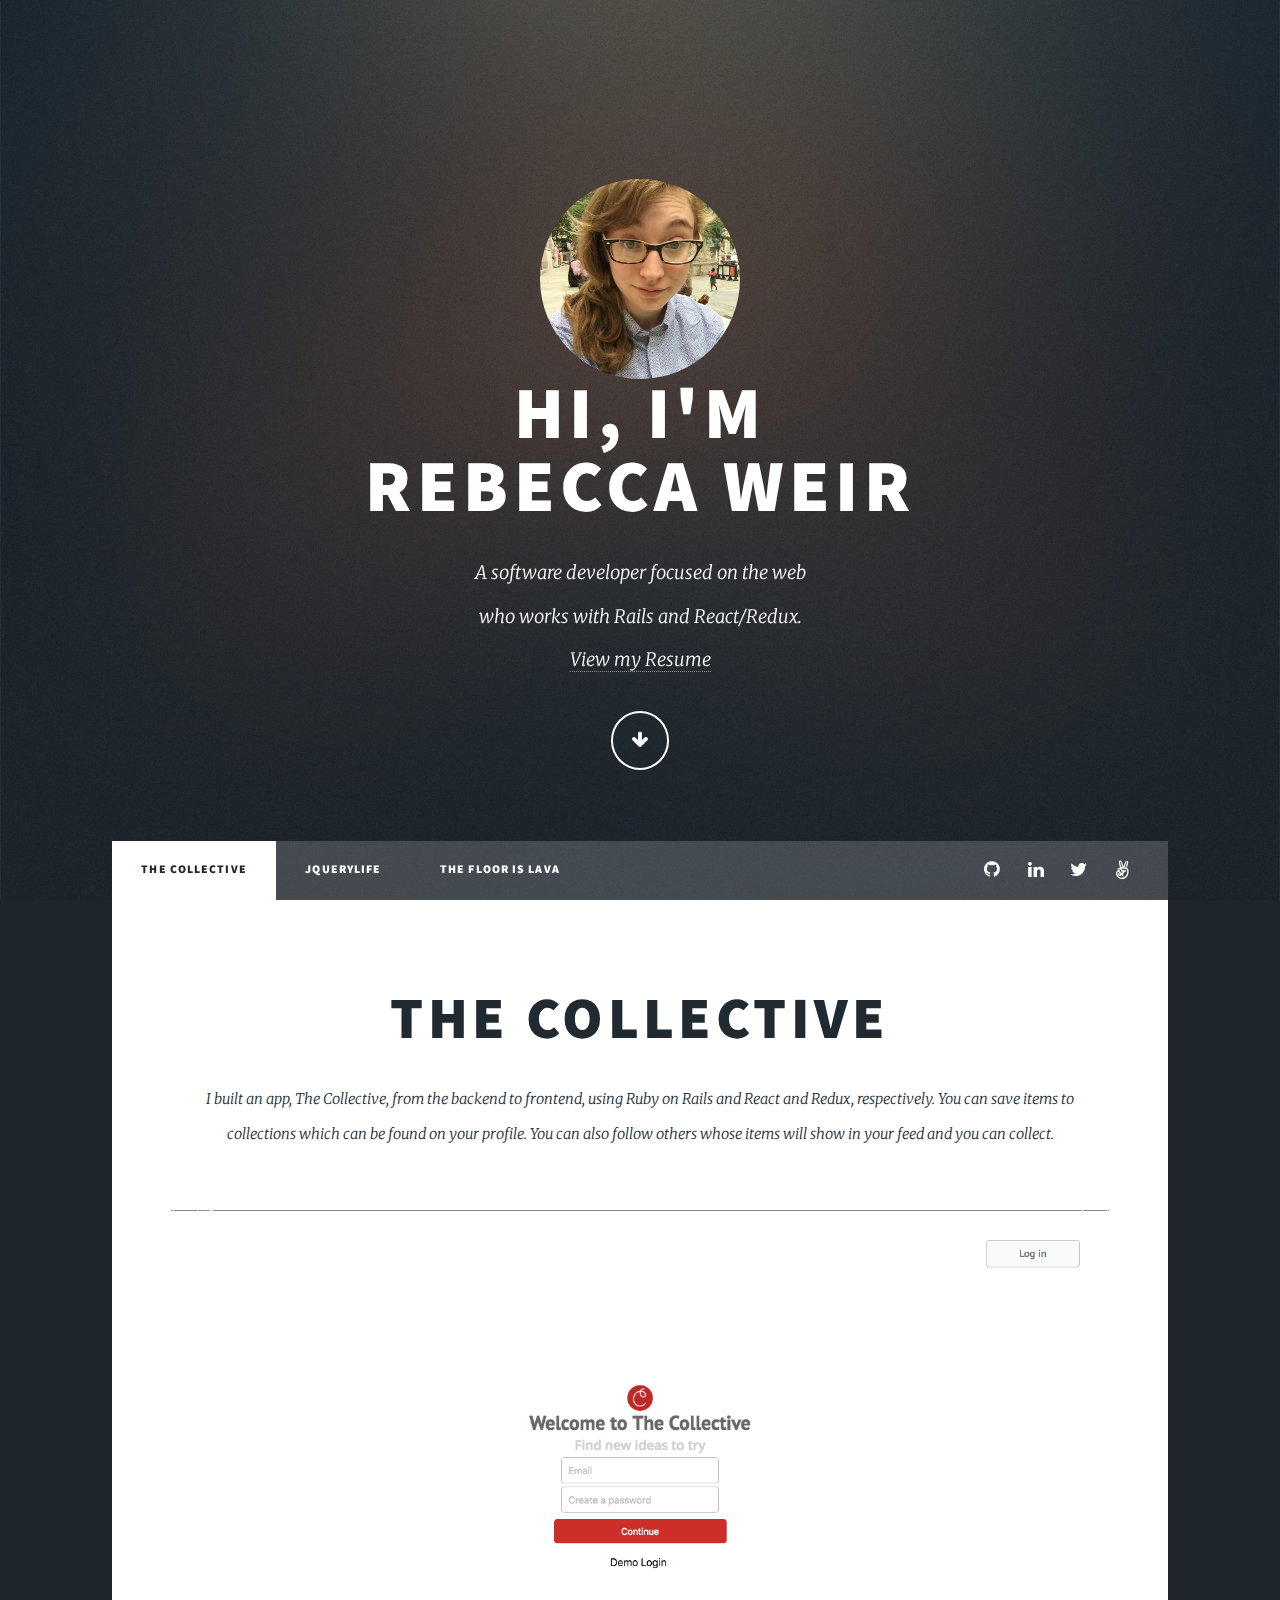
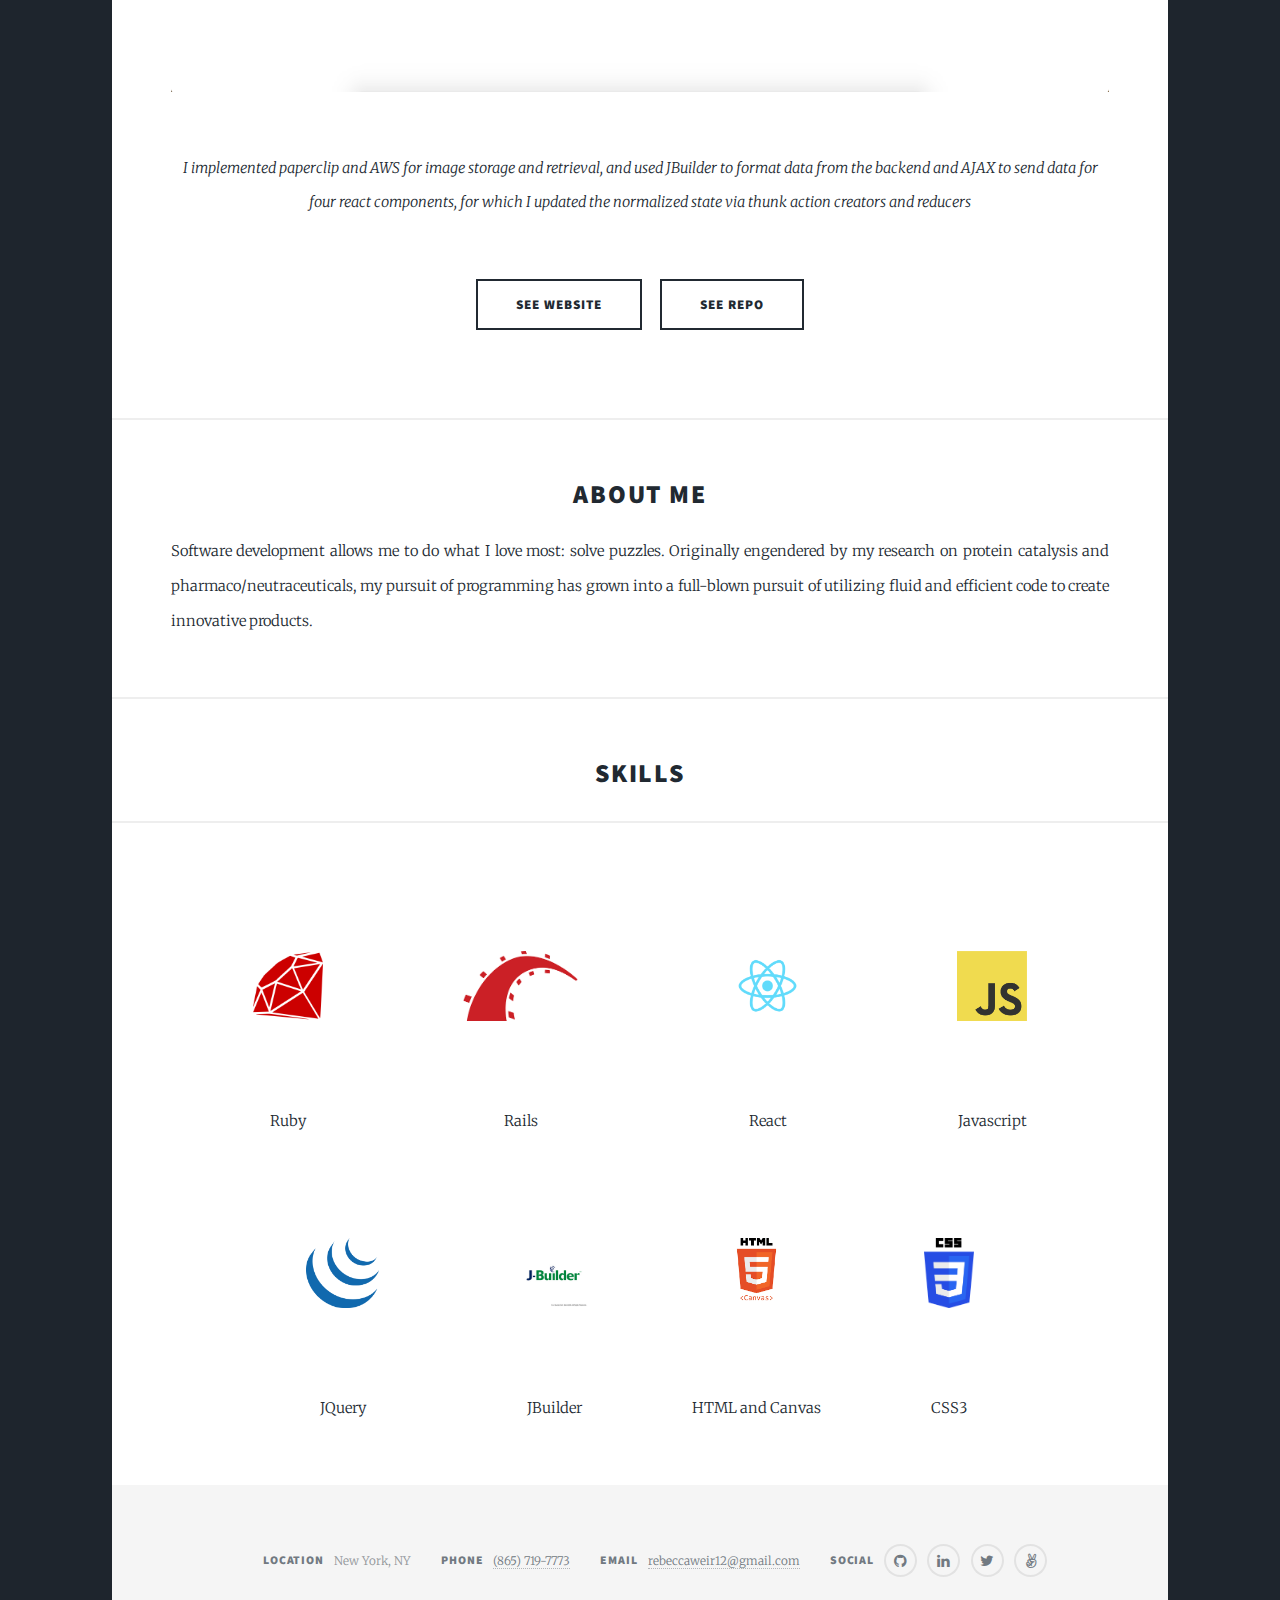
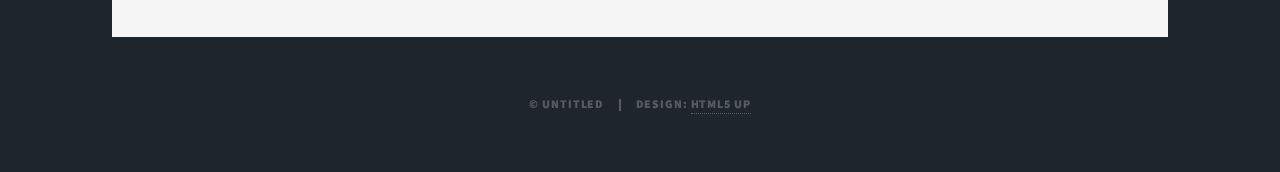
<file: index.html>
<!DOCTYPE HTML>
<!--
	Massively by HTML5 UP
	html5up.net | @ajlkn
	Free for personal and commercial use under the CCA 3.0 license (html5up.net/license)
-->
<html>
	<head>
		<title>Rebecca_Weir_Portfolio</title>
		<meta charset="utf-8" />
		<meta name="viewport" content="width=device-width, initial-scale=1, user-scalable=no" />
		<link rel="stylesheet" href="assets/css/main.css" />
		<noscript><link rel="stylesheet" href="assets/css/noscript.css" /></noscript>
	</head>
	<body class="is-loading">

		<!-- Wrapper -->
			<div id="wrapper" class="fade-in">

				<!-- Intro -->
					<div id="intro">
						<img src="images/profile.jpg" class="profile-pic" alt="">
						<h1>Hi, I'm<br />
						REBECCA WEIR</h1>
						<p>A software developer focused on the web <br />
						who works with Rails and React/Redux. <br>
						<a href="images/resume.pdf">View my Resume</a>
						<ul class="actions">
							<li><a href="#header" class="button icon solo fa-arrow-down scrolly">Continue</a></li>
						</ul>
					</div>

				<!-- Header -->
					<header id="header">
						<a href="index.html" class="logo">Rebecca Weir</a>
					</header>

				<!-- Nav -->
					<nav id="nav">
						<ul class="links">
							<li class="active"><a href="index.html">The Collective</a></li>
							<li><a href="jQueryLife.html">JQueryLife</a></li>
							<li><a href="theFloorIsLava.html">The Floor is Lava</a></li>
						</ul>
						<ul class="icons">
							<li><a href="https://github.com/rweir4" class="icon fa-github"><span class="label"></span></a></li>
							<li><a href="https://www.linkedin.com/in/rebecca-weir-67481771/" class="icon fa-linkedin"><span class="label"></span></a></li>
							<li><a href="https://twitter.com/RebeccaWeir3" class="icon fa-twitter"><span class="label"></span></a></li>
							<li><a href="https://angel.co/rebecca-weir-2?al_content=view+your+profile&al_source=transaction_feed%2Fnetwork_sidebar" class="icon fa-angellist"><span class="label"></span></a></li>
						</ul>
					</nav>

				<!-- Main -->
					<div id="main">

						<!-- Featured Post -->
							<article class="post featured">
								<header class="major">
									<h2>THE COLLECTIVE</h2>
									<p>I built an app, The Collective, from the backend to frontend, using Ruby on Rails and React and Redux, respectively. You can save items to collections which can be found on your profile. You can also follow others whose items will show in your feed and you can collect.
									<br>
									<a id="collective-img" href="http://www.mycollectivespace.com" class="image main"><img src="images/login_snapshot.png" alt="" /></a>
									I implemented paperclip and AWS for image storage and retrieval, and used JBuilder to format data from the backend and AJAX to send data for four react components, for which I updated the normalized state via thunk action creators and reducers</p>
								</header>
								<ul class="actions">
									<li><a href="http://www.mycollectivespace.com" class="button big">See Website</a></li>
									<li><a href="https://github.com/rweir4/TheCollective" class="button big">See Repo</a></li>
								</ul>
							</article>

						<section>
							<h2 id="skills-title">ABOUT ME</h2>
							<p>Software development allows me to do what I love most: solve puzzles. Originally engendered by my research on protein catalysis and pharmaco/neutraceuticals, my pursuit of programming has grown into a full-blown pursuit of utilizing fluid and efficient code to create innovative products.</p>
						</section>
						<!-- Posts -->
							<h2 id="skills-title">SKILLS</h2>
							<section class="skills">
								<div>
									<img src="images/ruby.png" alt="">
									<p>Ruby</p>
								</div>
								<div>
									<img src="images/rails.png" alt="">
									<p>Rails</p>
								</div>
								<div>
									<img src="images/react.png" alt="">
									<p>React</p>
								</div>
								<div>
									<img src="images/js.png" alt="">
									<p>Javascript</p>
								</div>
								<div>
									<img src="images/jquery.png" alt="">
									<p>JQuery</p>
								</div>
								<div>
									<img src="images/jbuilder.jpg" alt="">
									<p>JBuilder</p>
								</div>
								<div>
									<img src="images/html5_canvas.png" alt="">
									<p>HTML and Canvas</p>
								</div>
								<div>
									<img src="images/CSS3.svg.png" alt="">
									<p>CSS3</p>
								</div>
							</section>
					</div>

				<!-- Footer -->
					<footer id="footer">
						<section id="contact-info">
							<h3>Location</h3>
							<p>New York, NY</p>
							<h3>Phone</h3>
							<p><a href="#">(865) 719-7773</a></p>
							<h3>Email</h3>
							<p><a href="mailto:rebeccaweir12@gmail.com?" target="_top">rebeccaweir12@gmail.com</a></p>
							<h3>Social</h3>
							<ul class="icons alt">
								<li><a href="https://github.com/rweir4" class="icon fa-github"><span class="label"></span></a></li>
								<li><a href="https://www.linkedin.com/in/rebecca-weir-67481771/" class="icon fa-linkedin"><span class="label"></span></a></li>
								<li><a href="https://twitter.com/RebeccaWeir3" class="icon fa-twitter"><span class="label"></span></a></li>
								<li><a href="https://angel.co/rebecca-weir-2?al_content=view+your+profile&al_source=transaction_feed%2Fnetwork_sidebar" class="icon fa-angellist"><span class="label"></span></a></li>
							</ul>
						</section>
					</footer>

				<!-- Copyright -->
					<div id="copyright">
						<ul><li>&copy; Untitled</li><li>Design: <a href="https://html5up.net">HTML5 UP</a></li></ul>
					</div>

			</div>

		<!-- Scripts -->
			<script src="assets/js/jquery.min.js"></script>
			<script src="assets/js/jquery.scrollex.min.js"></script>
			<script src="assets/js/jquery.scrolly.min.js"></script>
			<script src="assets/js/skel.min.js"></script>
			<script src="assets/js/util.js"></script>
			<script src="assets/js/main.js"></script>

	</body>
</html>
</file>
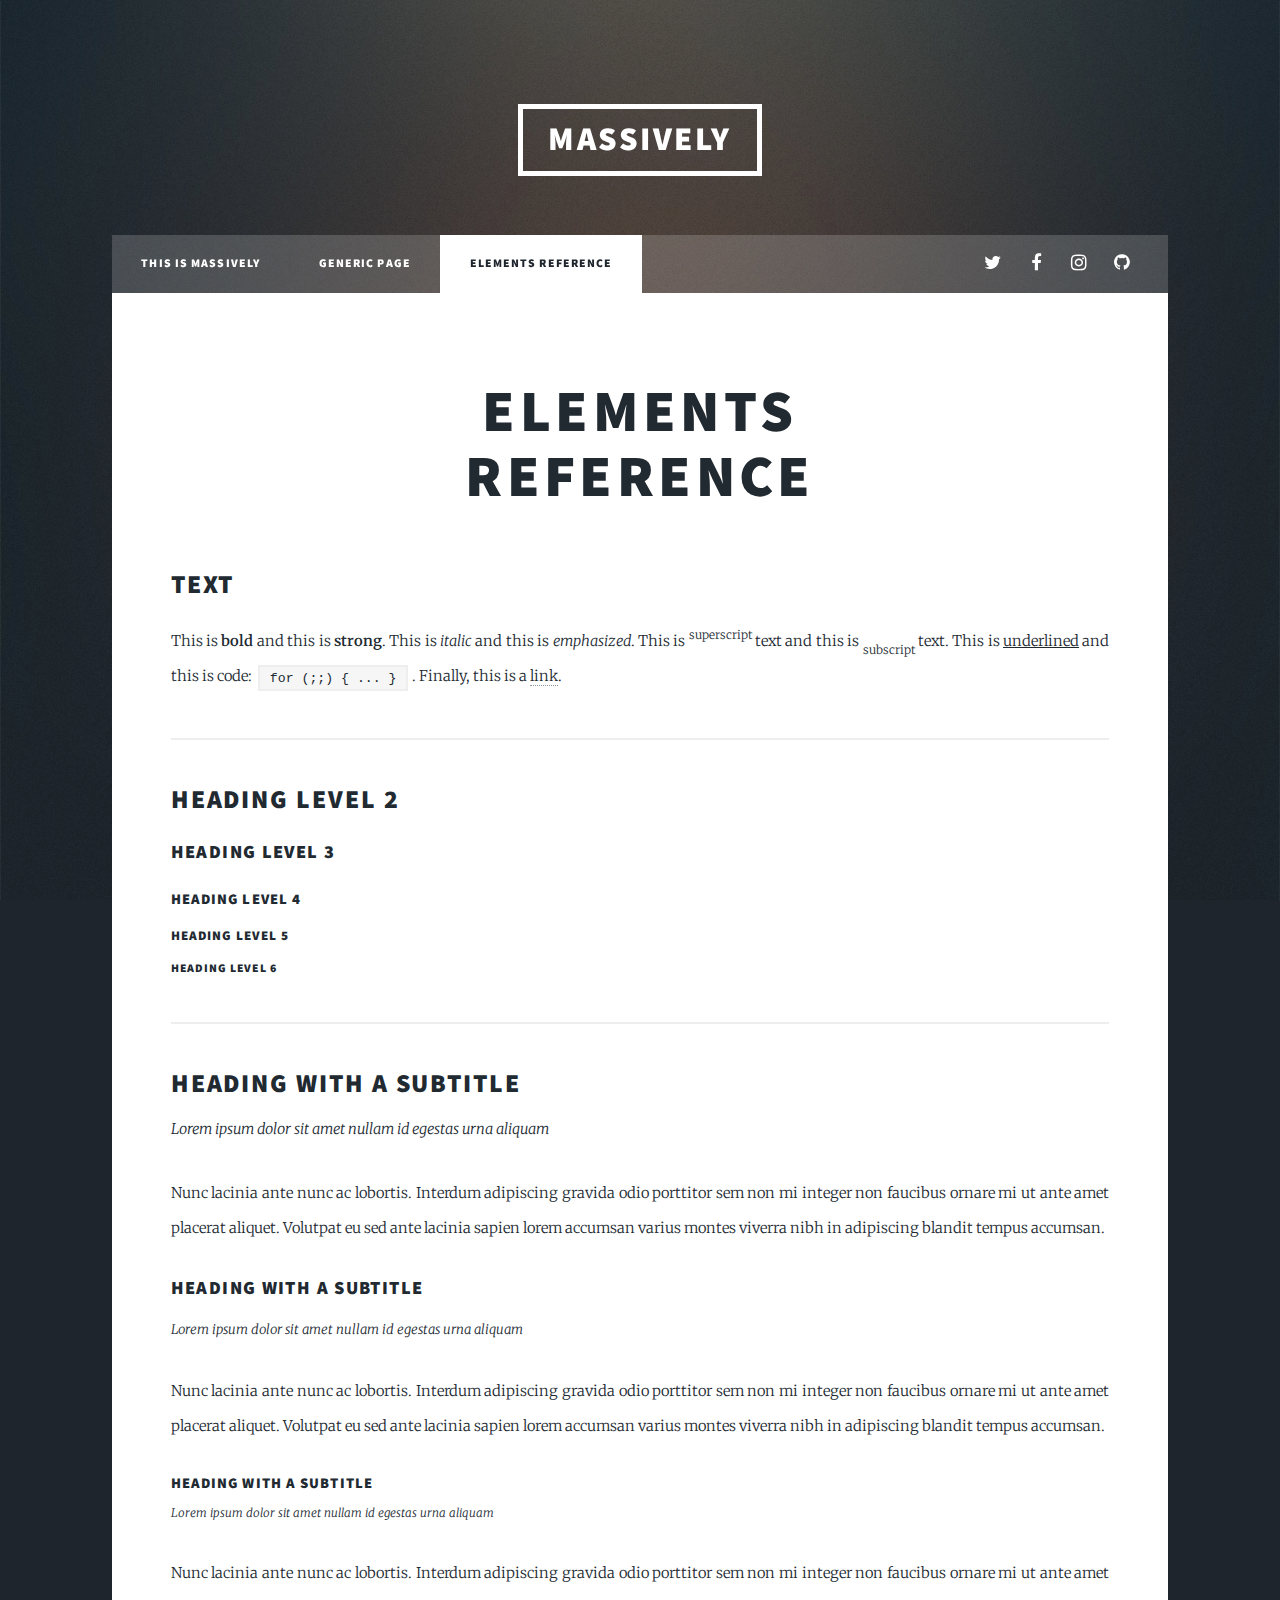
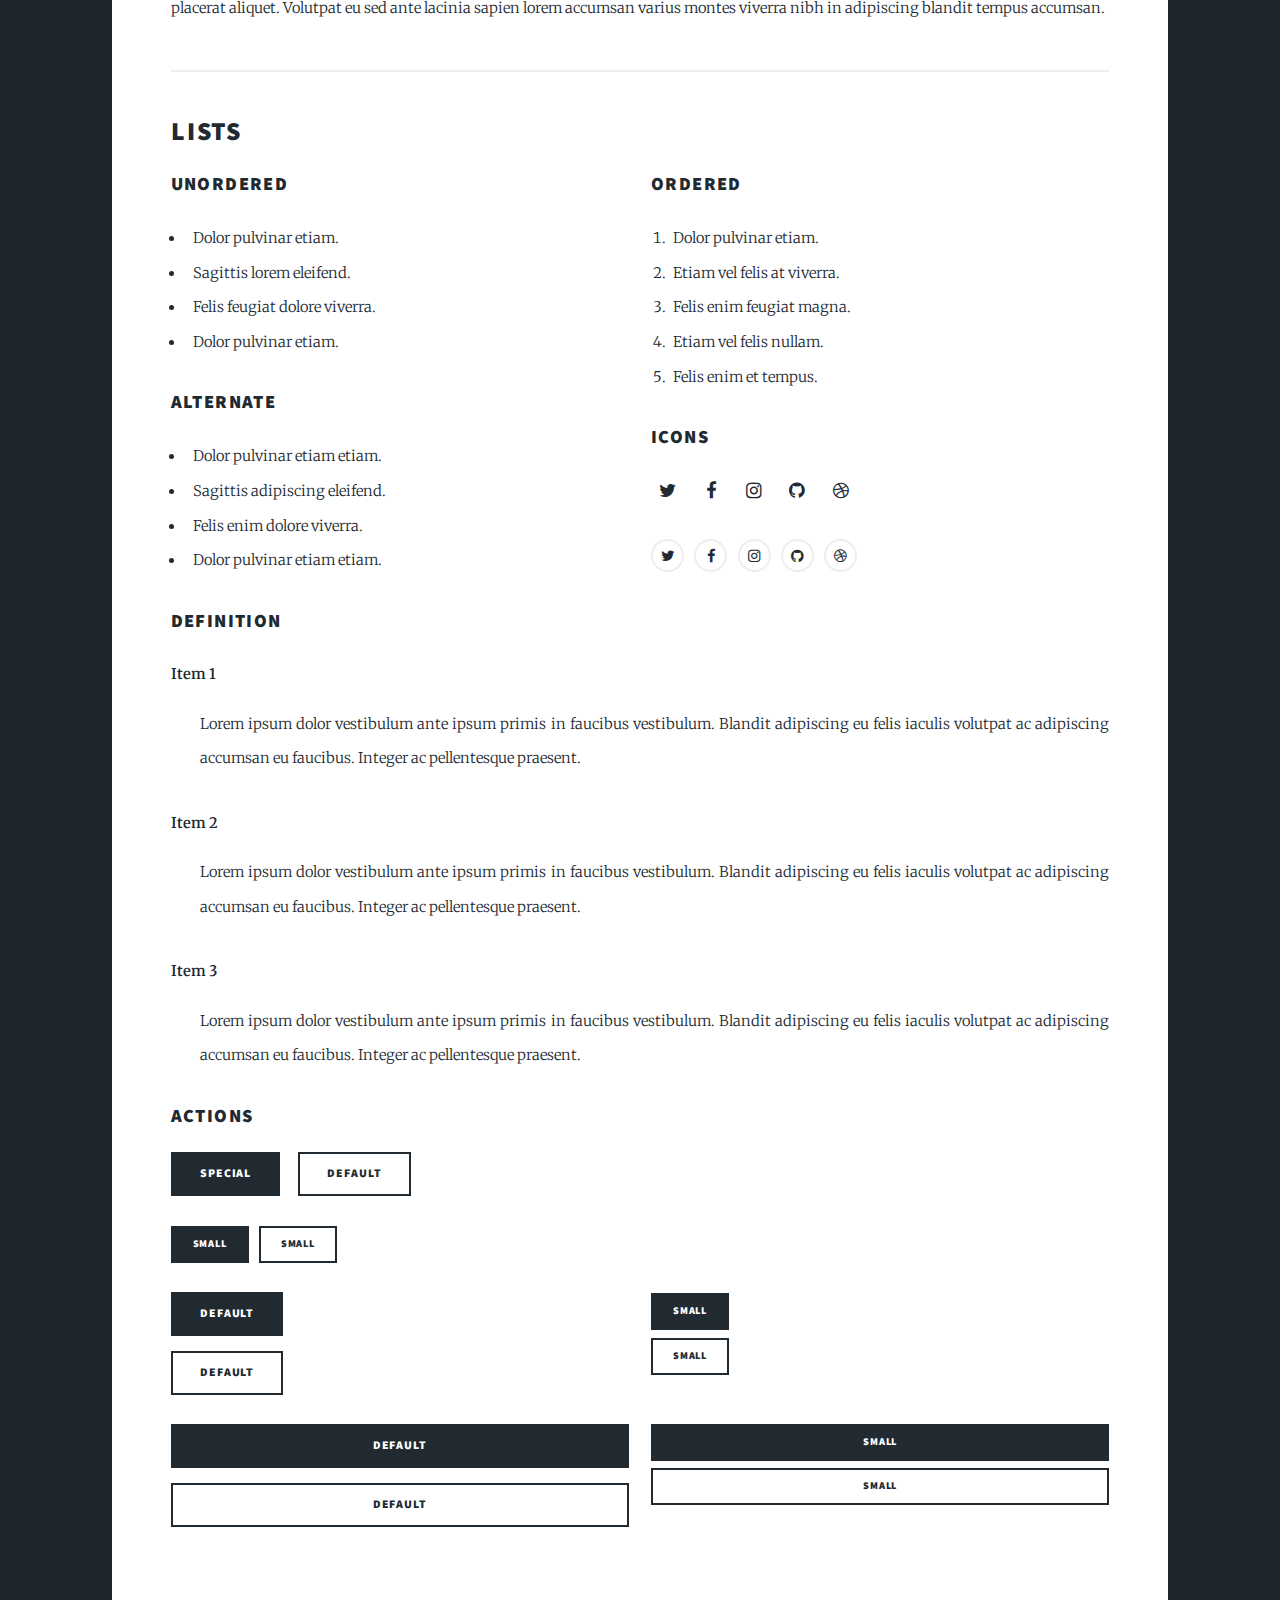
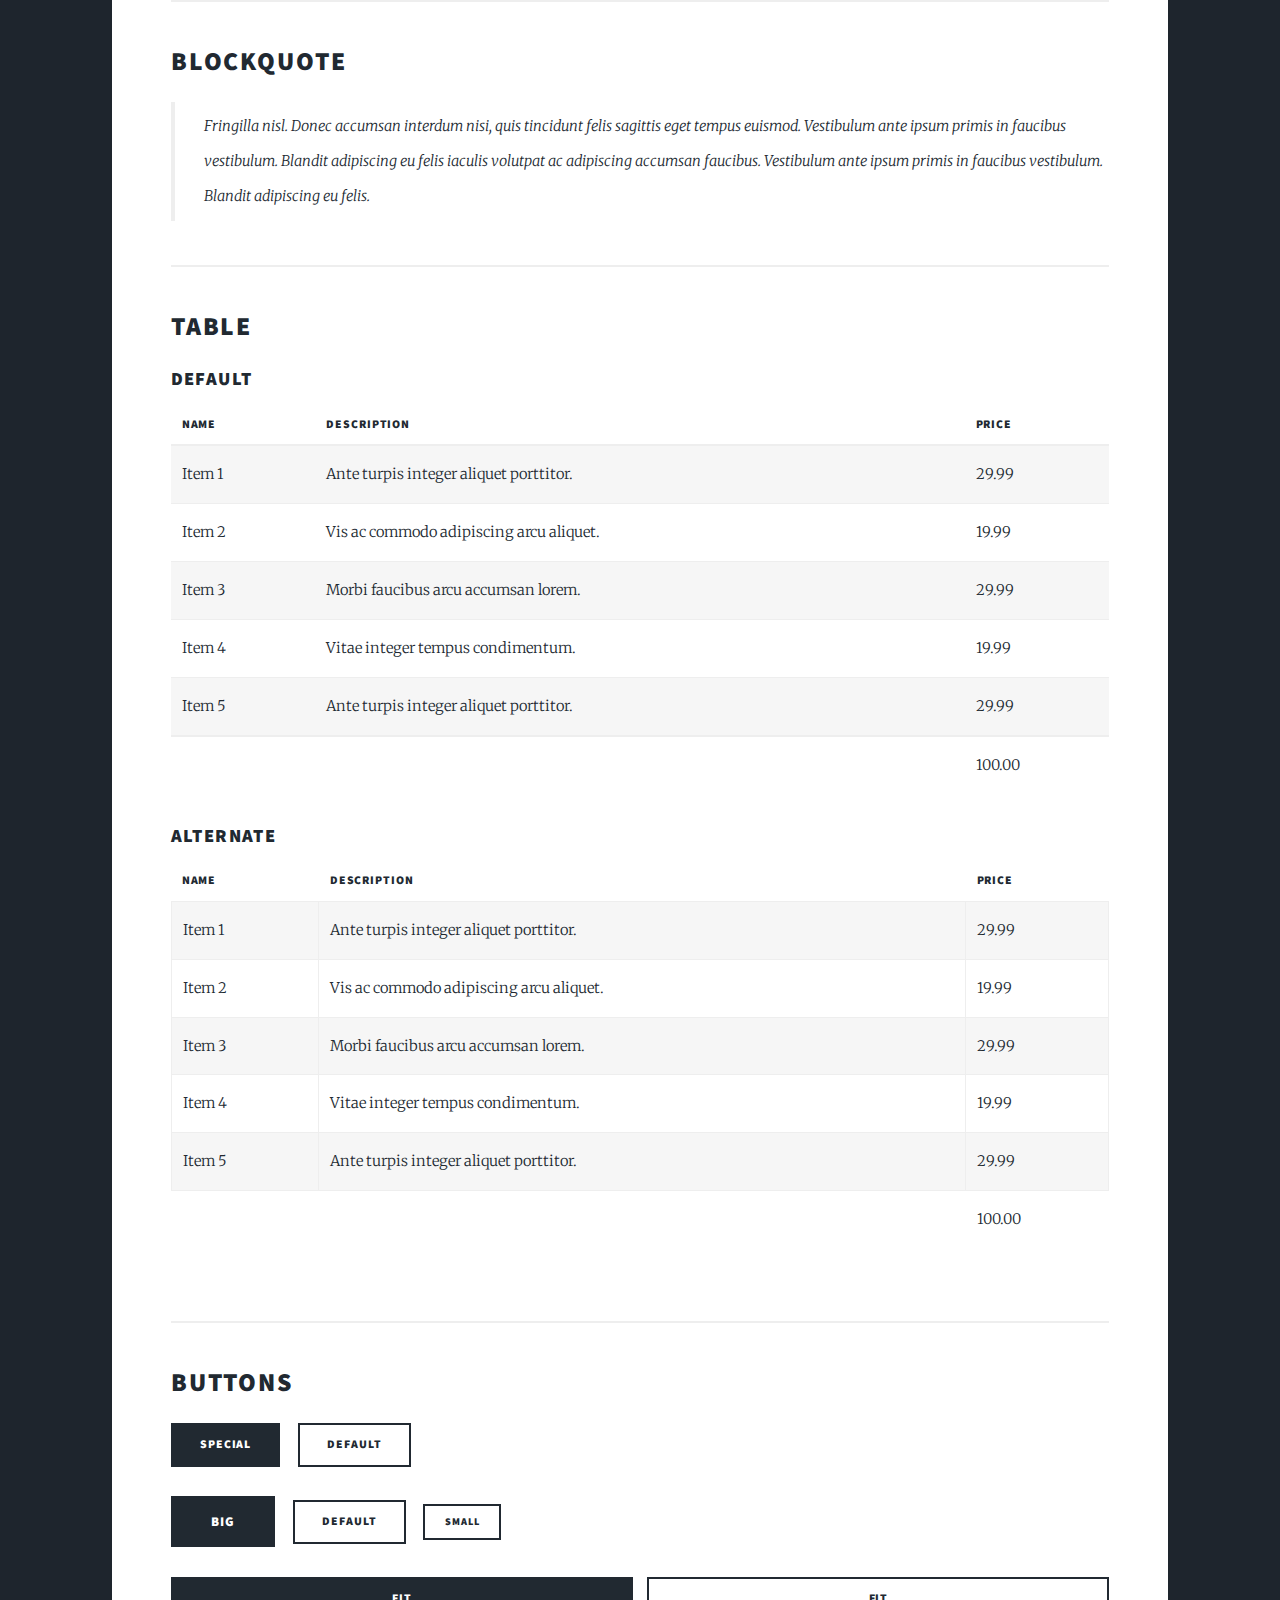
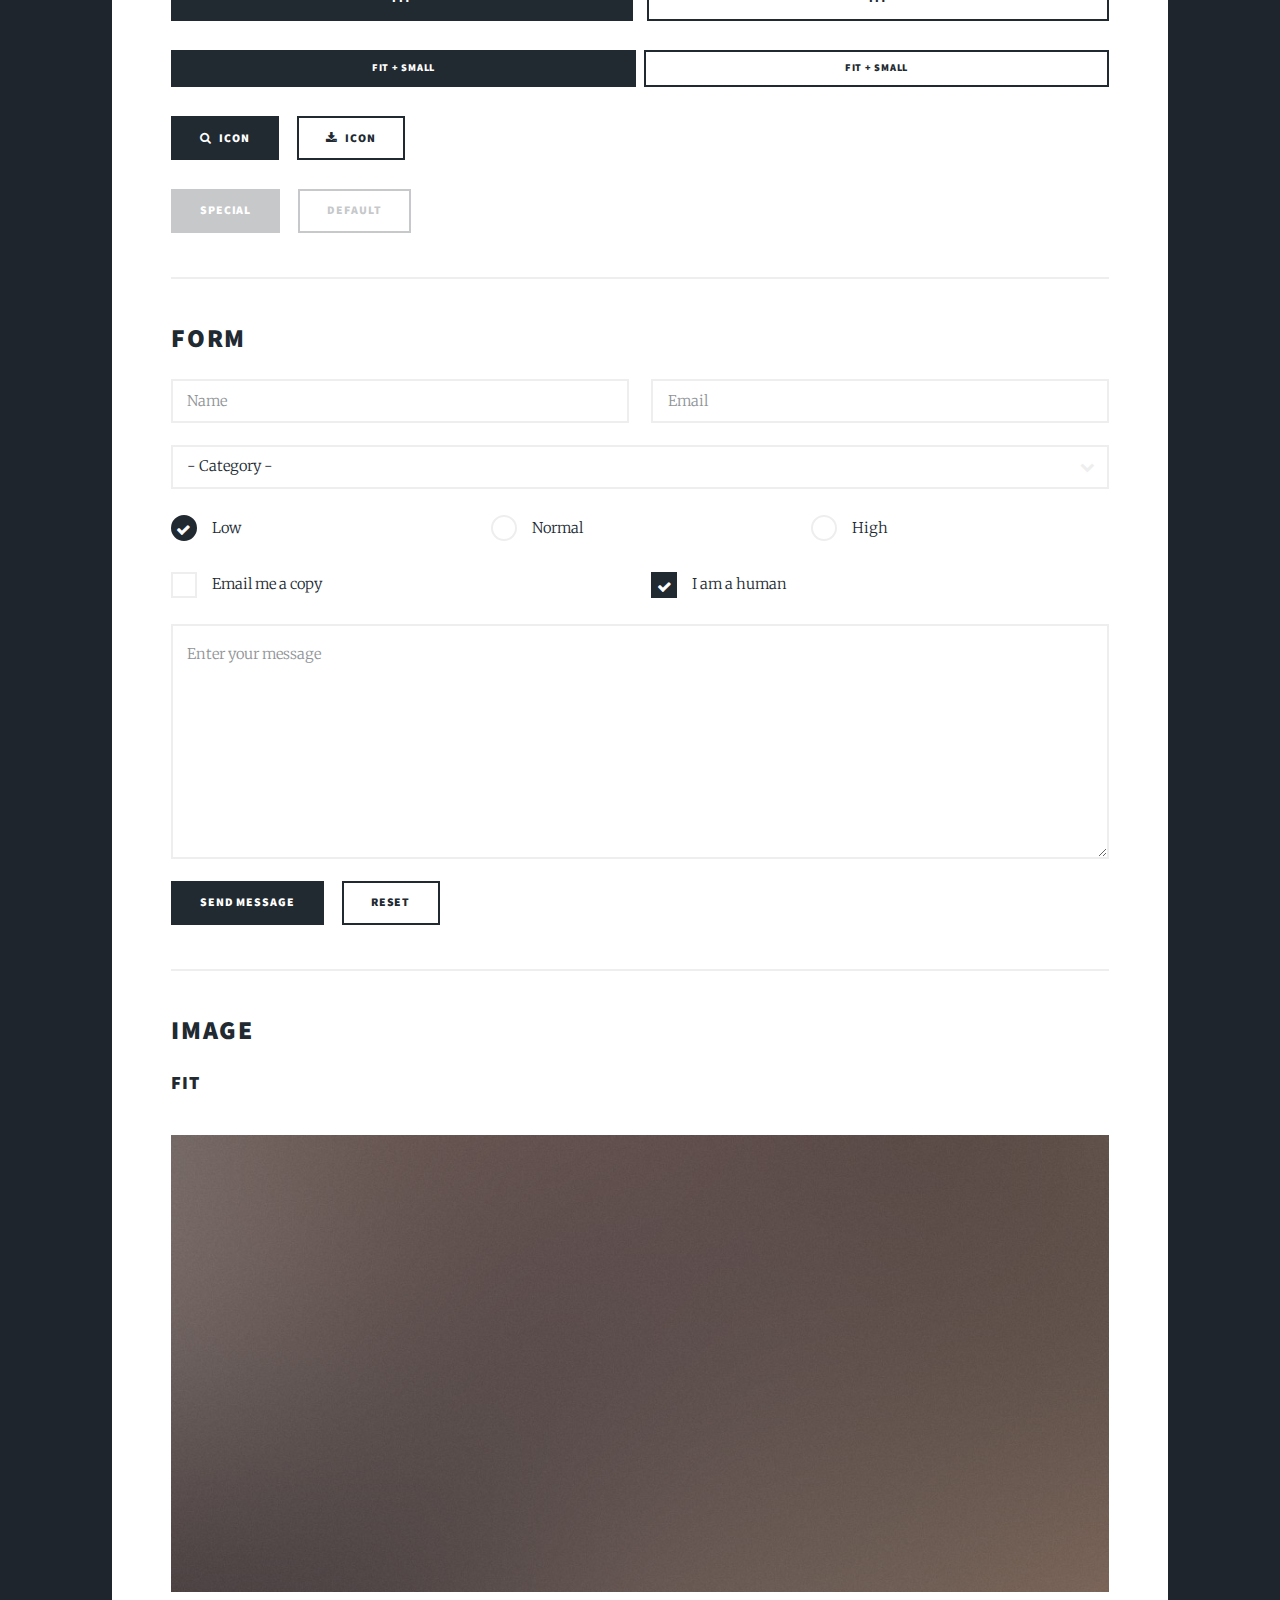
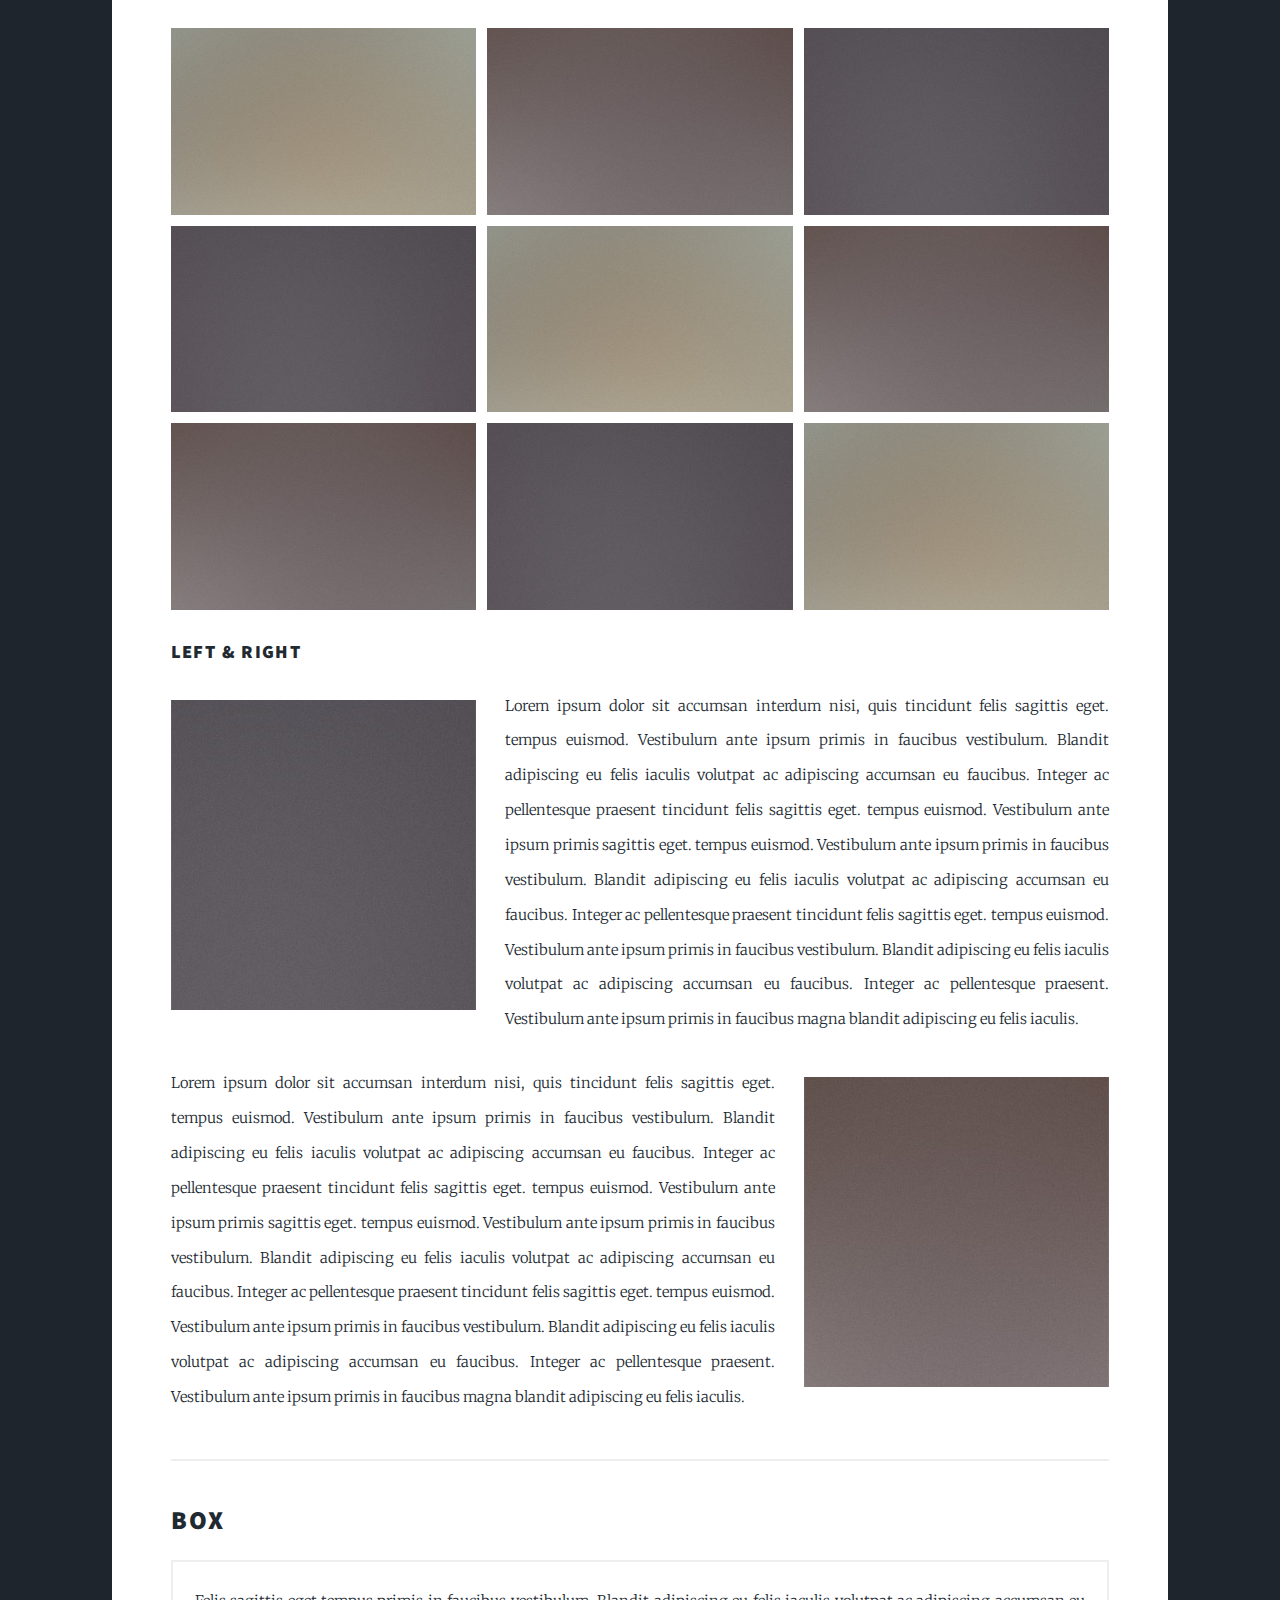
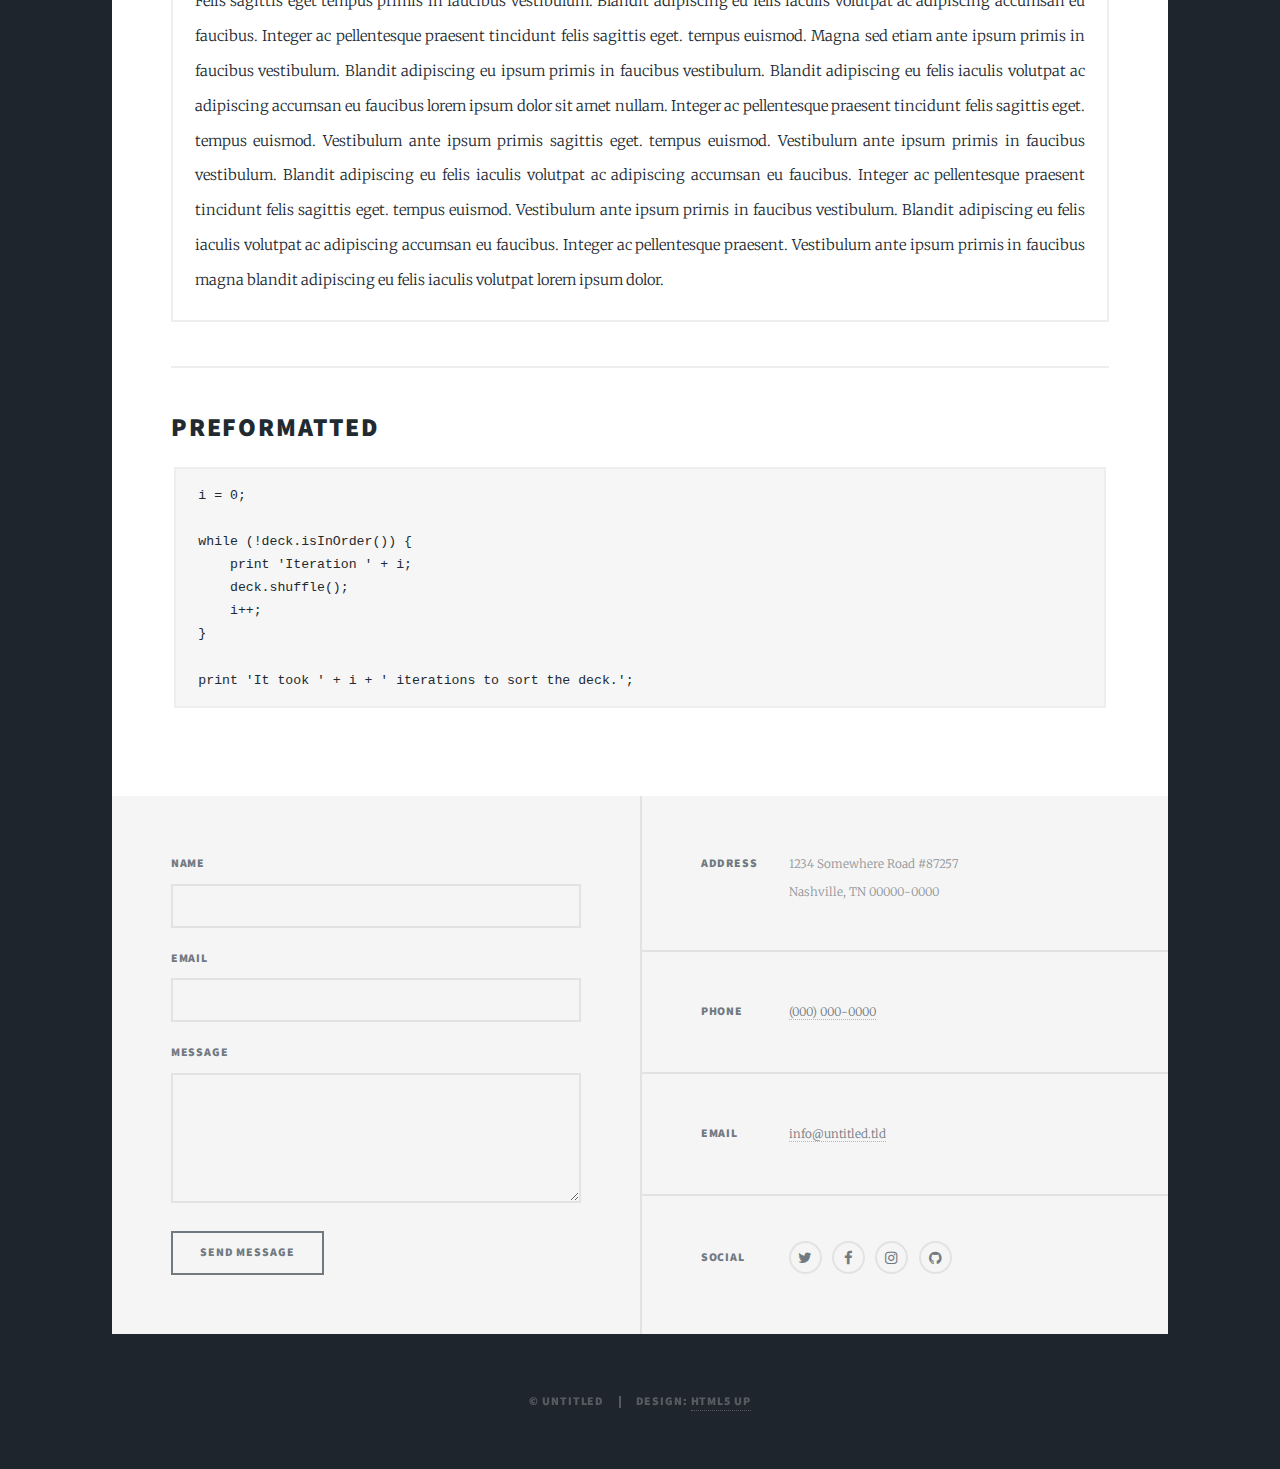
<file: elements.html>
<!DOCTYPE HTML>
<!--
	Massively by HTML5 UP
	html5up.net | @ajlkn
	Free for personal and commercial use under the CCA 3.0 license (html5up.net/license)
-->
<html>
	<head>
		<title>Elements Reference - Massively by HTML5 UP</title>
		<meta charset="utf-8" />
		<meta name="viewport" content="width=device-width, initial-scale=1, user-scalable=no" />
		<link rel="stylesheet" href="assets/css/main.css" />
		<noscript><link rel="stylesheet" href="assets/css/noscript.css" /></noscript>
	</head>
	<body class="is-loading">

		<!-- Wrapper -->
			<div id="wrapper">

				<!-- Header -->
					<header id="header">
						<a href="index.html" class="logo">Massively</a>
					</header>

				<!-- Nav -->
					<nav id="nav">
						<ul class="links">
							<li><a href="index.html">This is Massively</a></li>
							<li><a href="generic.html">Generic Page</a></li>
							<li class="active"><a href="elements.html">Elements Reference</a></li>
						</ul>
						<ul class="icons">
							<li><a href="#" class="icon fa-twitter"><span class="label">Twitter</span></a></li>
							<li><a href="#" class="icon fa-facebook"><span class="label">Facebook</span></a></li>
							<li><a href="#" class="icon fa-instagram"><span class="label">Instagram</span></a></li>
							<li><a href="#" class="icon fa-github"><span class="label">GitHub</span></a></li>
						</ul>
					</nav>

				<!-- Main -->
					<div id="main">

						<!-- Post -->
							<section class="post">
								<header class="major">
									<h1>Elements<br />
									Reference</h1>
								</header>

								<!-- Text stuff -->
									<h2>Text</h2>
									<p>This is <b>bold</b> and this is <strong>strong</strong>. This is <i>italic</i> and this is <em>emphasized</em>.
									This is <sup>superscript</sup> text and this is <sub>subscript</sub> text.
									This is <u>underlined</u> and this is code: <code>for (;;) { ... }</code>.
									Finally, this is a <a href="#">link</a>.</p>
									<hr />
									<h2>Heading Level 2</h2>
									<h3>Heading Level 3</h3>
									<h4>Heading Level 4</h4>
									<h5>Heading Level 5</h5>
									<h6>Heading Level 6</h6>
									<hr />
									<header>
										<h2>Heading with a Subtitle</h2>
										<p>Lorem ipsum dolor sit amet nullam id egestas urna aliquam</p>
									</header>
									<p>Nunc lacinia ante nunc ac lobortis. Interdum adipiscing gravida odio porttitor sem non mi integer non faucibus ornare mi ut ante amet placerat aliquet. Volutpat eu sed ante lacinia sapien lorem accumsan varius montes viverra nibh in adipiscing blandit tempus accumsan.</p>
									<header>
										<h3>Heading with a Subtitle</h3>
										<p>Lorem ipsum dolor sit amet nullam id egestas urna aliquam</p>
									</header>
									<p>Nunc lacinia ante nunc ac lobortis. Interdum adipiscing gravida odio porttitor sem non mi integer non faucibus ornare mi ut ante amet placerat aliquet. Volutpat eu sed ante lacinia sapien lorem accumsan varius montes viverra nibh in adipiscing blandit tempus accumsan.</p>
									<header>
										<h4>Heading with a Subtitle</h4>
										<p>Lorem ipsum dolor sit amet nullam id egestas urna aliquam</p>
									</header>
									<p>Nunc lacinia ante nunc ac lobortis. Interdum adipiscing gravida odio porttitor sem non mi integer non faucibus ornare mi ut ante amet placerat aliquet. Volutpat eu sed ante lacinia sapien lorem accumsan varius montes viverra nibh in adipiscing blandit tempus accumsan.</p>

									<hr />

								<!-- Lists -->
									<h2>Lists</h2>
									<div class="row">
										<div class="6u 12u$(small)">

											<h3>Unordered</h3>
											<ul>
												<li>Dolor pulvinar etiam.</li>
												<li>Sagittis lorem eleifend.</li>
												<li>Felis feugiat dolore viverra.</li>
												<li>Dolor pulvinar etiam.</li>
											</ul>

											<h3>Alternate</h3>
											<ul class="alt">
												<li>Dolor pulvinar etiam etiam.</li>
												<li>Sagittis adipiscing eleifend.</li>
												<li>Felis enim dolore viverra.</li>
												<li>Dolor pulvinar etiam etiam.</li>
											</ul>

										</div>
										<div class="6u$ 12u$(small)">

											<h3>Ordered</h3>
											<ol>
												<li>Dolor pulvinar etiam.</li>
												<li>Etiam vel felis at viverra.</li>
												<li>Felis enim feugiat magna.</li>
												<li>Etiam vel felis nullam.</li>
												<li>Felis enim et tempus.</li>
											</ol>

											<h3>Icons</h3>
											<ul class="icons">
												<li><a href="#" class="icon fa-twitter"><span class="label">Twitter</span></a></li>
												<li><a href="#" class="icon fa-facebook"><span class="label">Facebook</span></a></li>
												<li><a href="#" class="icon fa-instagram"><span class="label">Instagram</span></a></li>
												<li><a href="#" class="icon fa-github"><span class="label">Github</span></a></li>
												<li><a href="#" class="icon fa-dribbble"><span class="label">Dribbble</span></a></li>
											</ul>
											<ul class="icons alt">
												<li><a href="#" class="icon alt fa-twitter"><span class="label">Twitter</span></a></li>
												<li><a href="#" class="icon alt fa-facebook"><span class="label">Facebook</span></a></li>
												<li><a href="#" class="icon alt fa-instagram"><span class="label">Instagram</span></a></li>
												<li><a href="#" class="icon alt fa-github"><span class="label">Github</span></a></li>
												<li><a href="#" class="icon alt fa-dribbble"><span class="label">Dribbble</span></a></li>
											</ul>

										</div>
									</div>
									<h3>Definition</h3>
									<dl>
										<dt>Item 1</dt>
										<dd>
											<p>Lorem ipsum dolor vestibulum ante ipsum primis in faucibus vestibulum. Blandit adipiscing eu felis iaculis volutpat ac adipiscing accumsan eu faucibus. Integer ac pellentesque praesent.</p>
										</dd>
										<dt>Item 2</dt>
										<dd>
											<p>Lorem ipsum dolor vestibulum ante ipsum primis in faucibus vestibulum. Blandit adipiscing eu felis iaculis volutpat ac adipiscing accumsan eu faucibus. Integer ac pellentesque praesent.</p>
										</dd>
										<dt>Item 3</dt>
										<dd>
											<p>Lorem ipsum dolor vestibulum ante ipsum primis in faucibus vestibulum. Blandit adipiscing eu felis iaculis volutpat ac adipiscing accumsan eu faucibus. Integer ac pellentesque praesent.</p>
										</dd>
									</dl>

									<h3>Actions</h3>
									<ul class="actions">
										<li><a href="#" class="button special">Special</a></li>
										<li><a href="#" class="button">Default</a></li>
									</ul>
									<ul class="actions small">
										<li><a href="#" class="button special small">Small</a></li>
										<li><a href="#" class="button small">Small</a></li>
									</ul>
									<div class="row">
										<div class="6u 12u$(small)">
											<ul class="actions vertical">
												<li><a href="#" class="button special">Default</a></li>
												<li><a href="#" class="button">Default</a></li>
											</ul>
										</div>
										<div class="6u 12u$(small)">
											<ul class="actions vertical small">
												<li><a href="#" class="button special small">Small</a></li>
												<li><a href="#" class="button small">Small</a></li>
											</ul>
										</div>
									</div>
									<div class="row">
										<div class="6u 12u$(small)">
											<ul class="actions vertical">
												<li><a href="#" class="button special fit">Default</a></li>
												<li><a href="#" class="button fit">Default</a></li>
											</ul>
										</div>
										<div class="6u$ 12u$(small)">
											<ul class="actions vertical small">
												<li><a href="#" class="button special small fit">Small</a></li>
												<li><a href="#" class="button small fit">Small</a></li>
											</ul>
										</div>
									</div>

									<hr />

								<!-- Blockquote -->
									<h2>Blockquote</h2>
									<blockquote>Fringilla nisl. Donec accumsan interdum nisi, quis tincidunt felis sagittis eget tempus euismod. Vestibulum ante ipsum primis in faucibus vestibulum. Blandit adipiscing eu felis iaculis volutpat ac adipiscing accumsan faucibus. Vestibulum ante ipsum primis in faucibus vestibulum. Blandit adipiscing eu felis.</blockquote>

									<hr />

								<!-- Table -->
									<h2>Table</h2>

									<h3>Default</h3>
									<div class="table-wrapper">
										<table>
											<thead>
												<tr>
													<th>Name</th>
													<th>Description</th>
													<th>Price</th>
												</tr>
											</thead>
											<tbody>
												<tr>
													<td>Item 1</td>
													<td>Ante turpis integer aliquet porttitor.</td>
													<td>29.99</td>
												</tr>
												<tr>
													<td>Item 2</td>
													<td>Vis ac commodo adipiscing arcu aliquet.</td>
													<td>19.99</td>
												</tr>
												<tr>
													<td>Item 3</td>
													<td> Morbi faucibus arcu accumsan lorem.</td>
													<td>29.99</td>
												</tr>
												<tr>
													<td>Item 4</td>
													<td>Vitae integer tempus condimentum.</td>
													<td>19.99</td>
												</tr>
												<tr>
													<td>Item 5</td>
													<td>Ante turpis integer aliquet porttitor.</td>
													<td>29.99</td>
												</tr>
											</tbody>
											<tfoot>
												<tr>
													<td colspan="2"></td>
													<td>100.00</td>
												</tr>
											</tfoot>
										</table>
									</div>

									<h3>Alternate</h3>
									<div class="table-wrapper">
										<table class="alt">
											<thead>
												<tr>
													<th>Name</th>
													<th>Description</th>
													<th>Price</th>
												</tr>
											</thead>
											<tbody>
												<tr>
													<td>Item 1</td>
													<td>Ante turpis integer aliquet porttitor.</td>
													<td>29.99</td>
												</tr>
												<tr>
													<td>Item 2</td>
													<td>Vis ac commodo adipiscing arcu aliquet.</td>
													<td>19.99</td>
												</tr>
												<tr>
													<td>Item 3</td>
													<td> Morbi faucibus arcu accumsan lorem.</td>
													<td>29.99</td>
												</tr>
												<tr>
													<td>Item 4</td>
													<td>Vitae integer tempus condimentum.</td>
													<td>19.99</td>
												</tr>
												<tr>
													<td>Item 5</td>
													<td>Ante turpis integer aliquet porttitor.</td>
													<td>29.99</td>
												</tr>
											</tbody>
											<tfoot>
												<tr>
													<td colspan="2"></td>
													<td>100.00</td>
												</tr>
											</tfoot>
										</table>
									</div>

									<hr />

								<!-- Buttons -->
									<h2>Buttons</h2>
									<ul class="actions">
										<li><a href="#" class="button special">Special</a></li>
										<li><a href="#" class="button">Default</a></li>
									</ul>
									<ul class="actions">
										<li><a href="#" class="button special big">Big</a></li>
										<li><a href="#" class="button">Default</a></li>
										<li><a href="#" class="button small">Small</a></li>
									</ul>
									<ul class="actions fit">
										<li><a href="#" class="button special fit">Fit</a></li>
										<li><a href="#" class="button fit">Fit</a></li>
									</ul>
									<ul class="actions fit small">
										<li><a href="#" class="button special fit small">Fit + Small</a></li>
										<li><a href="#" class="button fit small">Fit + Small</a></li>
									</ul>
									<ul class="actions">
										<li><a href="#" class="button special icon fa-search">Icon</a></li>
										<li><a href="#" class="button icon fa-download">Icon</a></li>
									</ul>
									<ul class="actions">
										<li><span class="button special disabled">Special</span></li>
										<li><span class="button disabled">Default</span></li>
									</ul>

									<hr />

								<!-- Form -->
									<h2>Form</h2>

									<form method="post" action="#" class="alt">
										<div class="row uniform">
											<div class="6u 12u$(xsmall)">
												<input type="text" name="demo-name" id="demo-name" value="" placeholder="Name" />
											</div>
											<div class="6u$ 12u$(xsmall)">
												<input type="email" name="demo-email" id="demo-email" value="" placeholder="Email" />
											</div>
											<!-- Break -->
											<div class="12u$">
												<div class="select-wrapper">
													<select name="demo-category" id="demo-category">
														<option value="">- Category -</option>
														<option value="1">Manufacturing</option>
														<option value="1">Shipping</option>
														<option value="1">Administration</option>
														<option value="1">Human Resources</option>
													</select>
												</div>
											</div>
											<!-- Break -->
											<div class="4u 12u$(small)">
												<input type="radio" id="demo-priority-low" name="demo-priority" checked>
												<label for="demo-priority-low">Low</label>
											</div>
											<div class="4u 12u$(small)">
												<input type="radio" id="demo-priority-normal" name="demo-priority">
												<label for="demo-priority-normal">Normal</label>
											</div>
											<div class="4u$ 12u$(small)">
												<input type="radio" id="demo-priority-high" name="demo-priority">
												<label for="demo-priority-high">High</label>
											</div>
											<!-- Break -->
											<div class="6u 12u$(small)">
												<input type="checkbox" id="demo-copy" name="demo-copy">
												<label for="demo-copy">Email me a copy</label>
											</div>
											<div class="6u$ 12u$(small)">
												<input type="checkbox" id="demo-human" name="demo-human" checked>
												<label for="demo-human">I am a human</label>
											</div>
											<!-- Break -->
											<div class="12u$">
												<textarea name="demo-message" id="demo-message" placeholder="Enter your message" rows="6"></textarea>
											</div>
											<!-- Break -->
											<div class="12u$">
												<ul class="actions">
													<li><input type="submit" value="Send Message" class="special" /></li>
													<li><input type="reset" value="Reset" /></li>
												</ul>
											</div>
										</div>
									</form>

									<hr />

								<!-- Image -->
									<h2>Image</h2>

									<h3>Fit</h3>
									<span class="image fit"><img src="images/pic01.jpg" alt="" /></span>
									<div class="box alt">
										<div class="row 50% uniform">
											<div class="4u"><span class="image fit"><img src="images/pic02.jpg" alt="" /></span></div>
											<div class="4u"><span class="image fit"><img src="images/pic03.jpg" alt="" /></span></div>
											<div class="4u$"><span class="image fit"><img src="images/pic04.jpg" alt="" /></span></div>
											<!-- Break -->
											<div class="4u"><span class="image fit"><img src="images/pic04.jpg" alt="" /></span></div>
											<div class="4u"><span class="image fit"><img src="images/pic02.jpg" alt="" /></span></div>
											<div class="4u$"><span class="image fit"><img src="images/pic03.jpg" alt="" /></span></div>
											<!-- Break -->
											<div class="4u"><span class="image fit"><img src="images/pic03.jpg" alt="" /></span></div>
											<div class="4u"><span class="image fit"><img src="images/pic04.jpg" alt="" /></span></div>
											<div class="4u$"><span class="image fit"><img src="images/pic02.jpg" alt="" /></span></div>
										</div>
									</div>

									<h3>Left &amp; Right</h3>
									<p><span class="image left"><img src="images/pic08.jpg" alt="" /></span>Lorem ipsum dolor sit accumsan interdum nisi, quis tincidunt felis sagittis eget. tempus euismod. Vestibulum ante ipsum primis in faucibus vestibulum. Blandit adipiscing eu felis iaculis volutpat ac adipiscing accumsan eu faucibus. Integer ac pellentesque praesent tincidunt felis sagittis eget. tempus euismod. Vestibulum ante ipsum primis sagittis eget. tempus euismod. Vestibulum ante ipsum primis in faucibus vestibulum. Blandit adipiscing eu felis iaculis volutpat ac adipiscing accumsan eu faucibus. Integer ac pellentesque praesent tincidunt felis sagittis eget. tempus euismod. Vestibulum ante ipsum primis in faucibus vestibulum. Blandit adipiscing eu felis iaculis volutpat ac adipiscing accumsan eu faucibus. Integer ac pellentesque praesent. Vestibulum ante ipsum primis in faucibus magna blandit adipiscing eu felis iaculis.</p>
									<p><span class="image right"><img src="images/pic09.jpg" alt="" /></span>Lorem ipsum dolor sit accumsan interdum nisi, quis tincidunt felis sagittis eget. tempus euismod. Vestibulum ante ipsum primis in faucibus vestibulum. Blandit adipiscing eu felis iaculis volutpat ac adipiscing accumsan eu faucibus. Integer ac pellentesque praesent tincidunt felis sagittis eget. tempus euismod. Vestibulum ante ipsum primis sagittis eget. tempus euismod. Vestibulum ante ipsum primis in faucibus vestibulum. Blandit adipiscing eu felis iaculis volutpat ac adipiscing accumsan eu faucibus. Integer ac pellentesque praesent tincidunt felis sagittis eget. tempus euismod. Vestibulum ante ipsum primis in faucibus vestibulum. Blandit adipiscing eu felis iaculis volutpat ac adipiscing accumsan eu faucibus. Integer ac pellentesque praesent. Vestibulum ante ipsum primis in faucibus magna blandit adipiscing eu felis iaculis.</p>

									<hr />

								<!-- Box -->
									<h2>Box</h2>
									<div class="box">
										<p>Felis sagittis eget tempus primis in faucibus vestibulum. Blandit adipiscing eu felis iaculis volutpat ac adipiscing accumsan eu faucibus. Integer ac pellentesque praesent tincidunt felis sagittis eget. tempus euismod. Magna sed etiam ante ipsum primis in faucibus vestibulum. Blandit adipiscing eu ipsum primis in faucibus vestibulum. Blandit adipiscing eu felis iaculis volutpat ac adipiscing accumsan eu faucibus lorem ipsum dolor sit amet nullam. Integer ac pellentesque praesent tincidunt felis sagittis eget. tempus euismod. Vestibulum ante ipsum primis sagittis eget. tempus euismod. Vestibulum ante ipsum primis in faucibus vestibulum. Blandit adipiscing eu felis iaculis volutpat ac adipiscing accumsan eu faucibus. Integer ac pellentesque praesent tincidunt felis sagittis eget. tempus euismod. Vestibulum ante ipsum primis in faucibus vestibulum. Blandit adipiscing eu felis iaculis volutpat ac adipiscing accumsan eu faucibus. Integer ac pellentesque praesent. Vestibulum ante ipsum primis in faucibus magna blandit adipiscing eu felis iaculis volutpat lorem ipsum dolor.</p>
									</div>

									<hr />

								<!-- Preformatted Code -->
									<h2>Preformatted</h2>
									<pre><code>i = 0;

while (!deck.isInOrder()) {
    print 'Iteration ' + i;
    deck.shuffle();
    i++;
}

print 'It took ' + i + ' iterations to sort the deck.';
</code></pre>

							</section>

					</div>

				<!-- Footer -->
					<footer id="footer">
						<section>
							<form method="post" action="#">
								<div class="field">
									<label for="name">Name</label>
									<input type="text" name="name" id="name" />
								</div>
								<div class="field">
									<label for="email">Email</label>
									<input type="text" name="email" id="email" />
								</div>
								<div class="field">
									<label for="message">Message</label>
									<textarea name="message" id="message" rows="3"></textarea>
								</div>
								<ul class="actions">
									<li><input type="submit" value="Send Message" /></li>
								</ul>
							</form>
						</section>
						<section class="split contact">
							<section class="alt">
								<h3>Address</h3>
								<p>1234 Somewhere Road #87257<br />
								Nashville, TN 00000-0000</p>
							</section>
							<section>
								<h3>Phone</h3>
								<p><a href="#">(000) 000-0000</a></p>
							</section>
							<section>
								<h3>Email</h3>
								<p><a href="#">info@untitled.tld</a></p>
							</section>
							<section>
								<h3>Social</h3>
								<ul class="icons alt">
									<li><a href="#" class="icon alt fa-twitter"><span class="label">Twitter</span></a></li>
									<li><a href="#" class="icon alt fa-facebook"><span class="label">Facebook</span></a></li>
									<li><a href="#" class="icon alt fa-instagram"><span class="label">Instagram</span></a></li>
									<li><a href="#" class="icon alt fa-github"><span class="label">GitHub</span></a></li>
								</ul>
							</section>
						</section>
					</footer>

				<!-- Copyright -->
					<div id="copyright">
						<ul><li>&copy; Untitled</li><li>Design: <a href="https://html5up.net">HTML5 UP</a></li></ul>
					</div>

			</div>

		<!-- Scripts -->
			<script src="assets/js/jquery.min.js"></script>
			<script src="assets/js/jquery.scrollex.min.js"></script>
			<script src="assets/js/jquery.scrolly.min.js"></script>
			<script src="assets/js/skel.min.js"></script>
			<script src="assets/js/util.js"></script>
			<script src="assets/js/main.js"></script>

	</body>
</html>
</file>
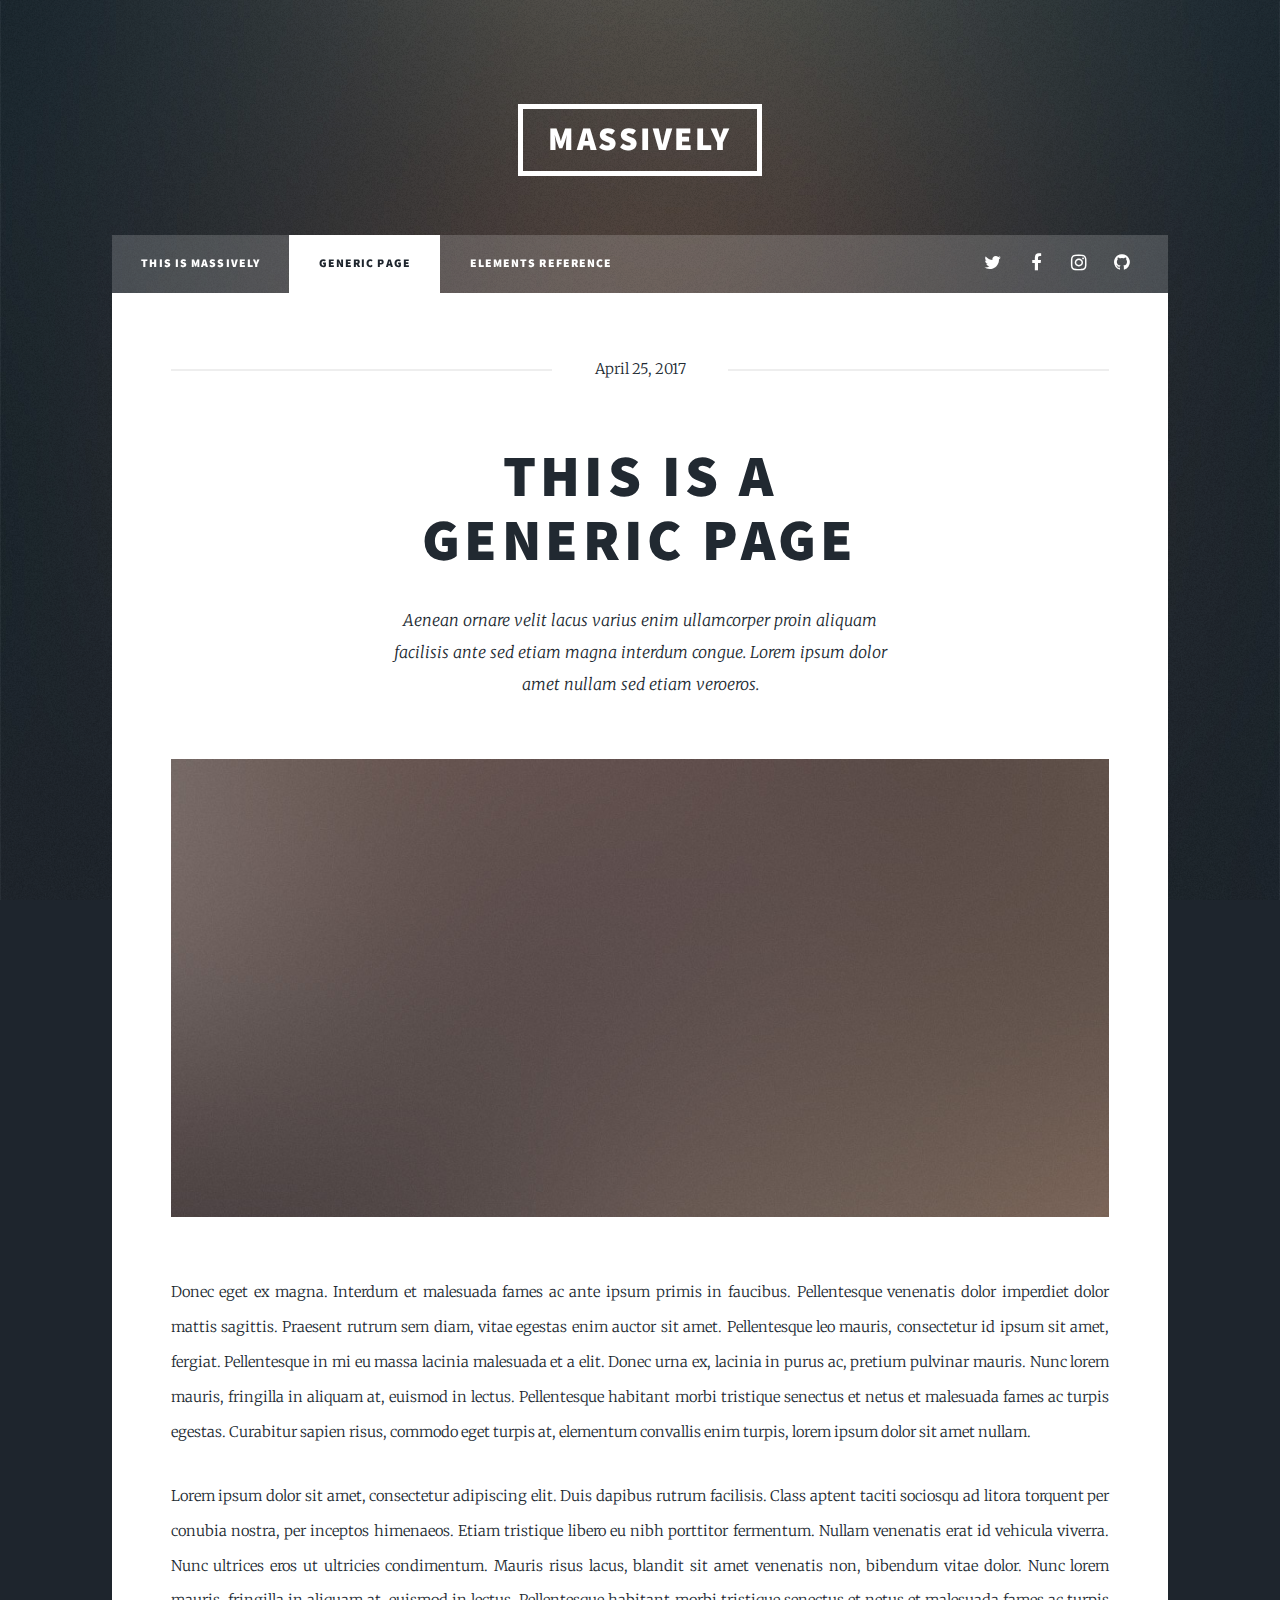
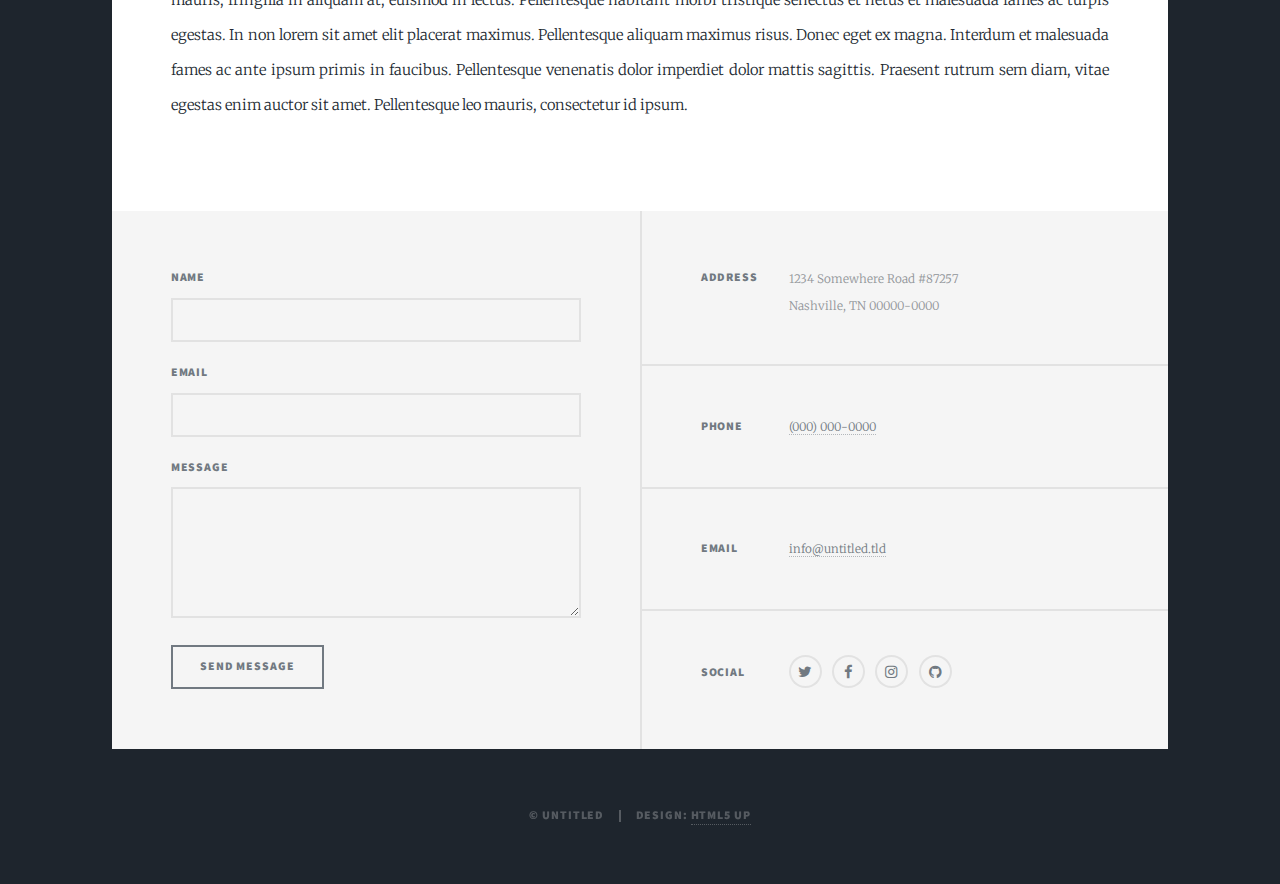
<file: generic.html>
<!DOCTYPE HTML>
<!--
	Massively by HTML5 UP
	html5up.net | @ajlkn
	Free for personal and commercial use under the CCA 3.0 license (html5up.net/license)
-->
<html>
	<head>
		<title>Generic Page - Massively by HTML5 UP</title>
		<meta charset="utf-8" />
		<meta name="viewport" content="width=device-width, initial-scale=1, user-scalable=no" />
		<link rel="stylesheet" href="assets/css/main.css" />
		<noscript><link rel="stylesheet" href="assets/css/noscript.css" /></noscript>
	</head>
	<body class="is-loading">

		<!-- Wrapper -->
			<div id="wrapper">

				<!-- Header -->
					<header id="header">
						<a href="index.html" class="logo">Massively</a>
					</header>

				<!-- Nav -->
					<nav id="nav">
						<ul class="links">
							<li><a href="index.html">This is Massively</a></li>
							<li class="active"><a href="generic.html">Generic Page</a></li>
							<li><a href="elements.html">Elements Reference</a></li>
						</ul>
						<ul class="icons">
							<li><a href="#" class="icon fa-twitter"><span class="label">Twitter</span></a></li>
							<li><a href="#" class="icon fa-facebook"><span class="label">Facebook</span></a></li>
							<li><a href="#" class="icon fa-instagram"><span class="label">Instagram</span></a></li>
							<li><a href="#" class="icon fa-github"><span class="label">GitHub</span></a></li>
						</ul>
					</nav>

				<!-- Main -->
					<div id="main">

						<!-- Post -->
							<section class="post">
								<header class="major">
									<span class="date">April 25, 2017</span>
									<h1>This is a<br />
									Generic Page</h1>
									<p>Aenean ornare velit lacus varius enim ullamcorper proin aliquam<br />
									facilisis ante sed etiam magna interdum congue. Lorem ipsum dolor<br />
									amet nullam sed etiam veroeros.</p>
								</header>
								<div class="image main"><img src="images/pic01.jpg" alt="" /></div>
								<p>Donec eget ex magna. Interdum et malesuada fames ac ante ipsum primis in faucibus. Pellentesque venenatis dolor imperdiet dolor mattis sagittis. Praesent rutrum sem diam, vitae egestas enim auctor sit amet. Pellentesque leo mauris, consectetur id ipsum sit amet, fergiat. Pellentesque in mi eu massa lacinia malesuada et a elit. Donec urna ex, lacinia in purus ac, pretium pulvinar mauris. Nunc lorem mauris, fringilla in aliquam at, euismod in lectus. Pellentesque habitant morbi tristique senectus et netus et malesuada fames ac turpis egestas. Curabitur sapien risus, commodo eget turpis at, elementum convallis enim turpis, lorem ipsum dolor sit amet nullam.</p>
								<p>Lorem ipsum dolor sit amet, consectetur adipiscing elit. Duis dapibus rutrum facilisis. Class aptent taciti sociosqu ad litora torquent per conubia nostra, per inceptos himenaeos. Etiam tristique libero eu nibh porttitor fermentum. Nullam venenatis erat id vehicula viverra. Nunc ultrices eros ut ultricies condimentum. Mauris risus lacus, blandit sit amet venenatis non, bibendum vitae dolor. Nunc lorem mauris, fringilla in aliquam at, euismod in lectus. Pellentesque habitant morbi tristique senectus et netus et malesuada fames ac turpis egestas. In non lorem sit amet elit placerat maximus. Pellentesque aliquam maximus risus. Donec eget ex magna. Interdum et malesuada fames ac ante ipsum primis in faucibus. Pellentesque venenatis dolor imperdiet dolor mattis sagittis. Praesent rutrum sem diam, vitae egestas enim auctor sit amet. Pellentesque leo mauris, consectetur id ipsum.</p>
							</section>

					</div>

				<!-- Footer -->
					<footer id="footer">
						<section>
							<form method="post" action="#">
								<div class="field">
									<label for="name">Name</label>
									<input type="text" name="name" id="name" />
								</div>
								<div class="field">
									<label for="email">Email</label>
									<input type="text" name="email" id="email" />
								</div>
								<div class="field">
									<label for="message">Message</label>
									<textarea name="message" id="message" rows="3"></textarea>
								</div>
								<ul class="actions">
									<li><input type="submit" value="Send Message" /></li>
								</ul>
							</form>
						</section>
						<section class="split contact">
							<section class="alt">
								<h3>Address</h3>
								<p>1234 Somewhere Road #87257<br />
								Nashville, TN 00000-0000</p>
							</section>
							<section>
								<h3>Phone</h3>
								<p><a href="#">(000) 000-0000</a></p>
							</section>
							<section>
								<h3>Email</h3>
								<p><a href="#">info@untitled.tld</a></p>
							</section>
							<section>
								<h3>Social</h3>
								<ul class="icons alt">
									<li><a href="#" class="icon alt fa-twitter"><span class="label">Twitter</span></a></li>
									<li><a href="#" class="icon alt fa-facebook"><span class="label">Facebook</span></a></li>
									<li><a href="#" class="icon alt fa-instagram"><span class="label">Instagram</span></a></li>
									<li><a href="#" class="icon alt fa-github"><span class="label">GitHub</span></a></li>
								</ul>
							</section>
						</section>
					</footer>

				<!-- Copyright -->
					<div id="copyright">
						<ul><li>&copy; Untitled</li><li>Design: <a href="https://html5up.net">HTML5 UP</a></li></ul>
					</div>

			</div>

		<!-- Scripts -->
			<script src="assets/js/jquery.min.js"></script>
			<script src="assets/js/jquery.scrollex.min.js"></script>
			<script src="assets/js/jquery.scrolly.min.js"></script>
			<script src="assets/js/skel.min.js"></script>
			<script src="assets/js/util.js"></script>
			<script src="assets/js/main.js"></script>

	</body>
</html>
</file>
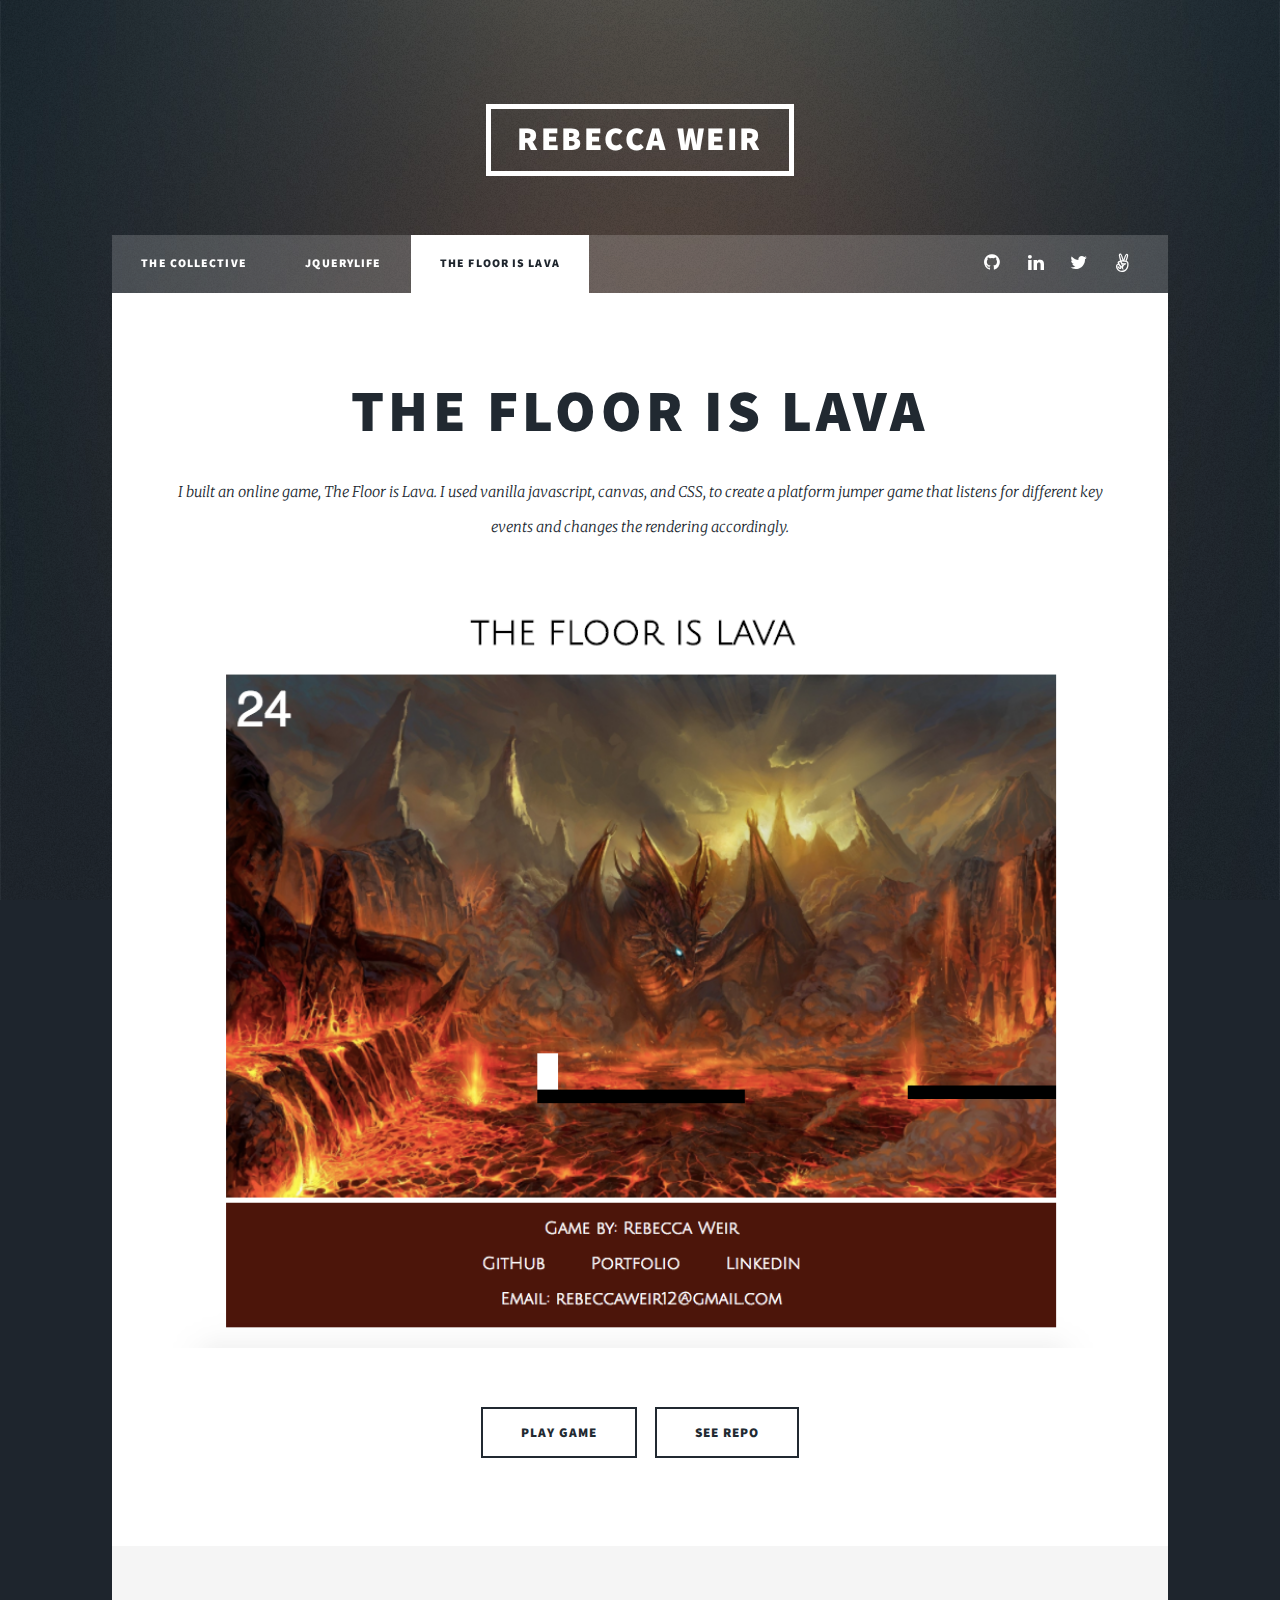
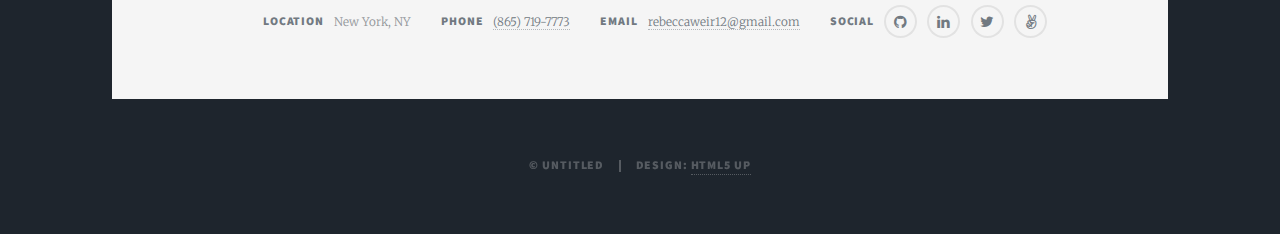
<file: theFloorIsLava.html>
<!DOCTYPE HTML>
<!--
	Massively by HTML5 UP
	html5up.net | @ajlkn
	Free for personal and commercial use under the CCA 3.0 license (html5up.net/license)
-->
<html>
	<head>
		<title>Rebecca_Weir_Portfolio</title>
		<meta charset="utf-8" />
		<meta name="viewport" content="width=device-width, initial-scale=1, user-scalable=no" />
		<link rel="stylesheet" href="assets/css/main.css" />
		<noscript><link rel="stylesheet" href="assets/css/noscript.css" /></noscript>
	</head>
	<body class="is-loading">

		<!-- Wrapper -->
			<div id="wrapper">

				<!-- Header -->
					<header id="header">
						<a href="index.html" class="logo">REBECCA WEIR</a>
					</header>

				<!-- Nav -->
        <nav id="nav">
          <ul class="links">
            <li><a href="index.html">The Collective</a></li>
            <li><a href="jQueryLife.html">JQueryLife</a></li>
            <li class="active"><a href="theFloorIsLava.html">The Floor is Lava</a></li>
          </ul>
          <ul class="icons">
            <li><a href="https://github.com/rweir4" class="icon fa-github"><span class="label"></span></a></li>
            <li><a href="https://www.linkedin.com/in/rebecca-weir-67481771/" class="icon fa-linkedin"><span class="label"></span></a></li>
            <li><a href="https://twitter.com/RebeccaWeir3" class="icon fa-twitter"><span class="label"></span></a></li>
            <li><a href="https://angel.co/rebecca-weir-2?al_content=view+your+profile&al_source=transaction_feed%2Fnetwork_sidebar" class="icon fa-angellist"><span class="label"></span></a></li>
          </ul>
        </nav>

				<!-- Main -->
					<div id="main">

						<!-- Post -->
							<article class="post featured">
								<header class="major">
									<h2>THE FLOOR IS LAVA</h2>
									<p>I built an online game, The Floor is Lava. I used vanilla javascript, canvas, and CSS, to create a platform jumper game that listens for different key events and changes the rendering accordingly.
									<br>
									<a id="collective-img" href="https://rweir4.github.io/TheFloorIsLava/" class="image main"><img src="images/tifl_game.png" alt="" /></a></p>
								</header>
								<ul class="actions">
									<li><a href="https://rweir4.github.io/TheFloorIsLava/" class="button big">Play Game</a></li>
									<li><a href="https://github.com/rweir4/TheFloorIsLava" class="button big">See Repo</a></li>
								</ul>
							</article>

					</div>

				<!-- Footer -->
				<footer id="footer">
					<section id="contact-info">
						<h3>Location</h3>
						<p>New York, NY</p>
						<h3>Phone</h3>
						<p><a href="#">(865) 719-7773</a></p>
						<h3>Email</h3>
						<p><a href="#">rebeccaweir12@gmail.com</a></p>
						<h3>Social</h3>
						<ul class="icons alt">
							<li><a href="https://github.com/rweir4" class="icon fa-github"><span class="label"></span></a></li>
							<li><a href="https://www.linkedin.com/in/rebecca-weir-67481771/" class="icon fa-linkedin"><span class="label"></span></a></li>
							<li><a href="https://twitter.com/RebeccaWeir3" class="icon fa-twitter"><span class="label"></span></a></li>
							<li><a href="https://angel.co/rebecca-weir-2?al_content=view+your+profile&al_source=transaction_feed%2Fnetwork_sidebar" class="icon fa-angellist"><span class="label"></span></a></li>
						</ul>
					</section>
				</footer>

				<!-- Copyright -->
					<div id="copyright">
						<ul><li>&copy; Untitled</li><li>Design: <a href="https://html5up.net">HTML5 UP</a></li></ul>
					</div>

			</div>

		<!-- Scripts -->
			<script src="assets/js/jquery.min.js"></script>
			<script src="assets/js/jquery.scrollex.min.js"></script>
			<script src="assets/js/jquery.scrolly.min.js"></script>
			<script src="assets/js/skel.min.js"></script>
			<script src="assets/js/util.js"></script>
			<script src="assets/js/main.js"></script>

	</body>
</html>
</file>
<file: assets/css/main.css>
@import url(font-awesome.min.css);
@import url("https://fonts.googleapis.com/css?family=Merriweather:300,700,300italic,700italic|Source+Sans+Pro:900");

/*
	Massively by HTML5 UP
	html5up.net | @ajlkn
	Free for personal and commercial use under the CCA 3.0 license (html5up.net/license)
*/

/* Reset */

	html, body, div, span, applet, object, iframe, h1, h2, h3, h4, h5, h6, p, blockquote, pre, a, abbr, acronym, address, big, cite, code, del, dfn, em, img, ins, kbd, q, s, samp, small, strike, strong, sub, sup, tt, var, b, u, i, center, dl, dt, dd, ol, ul, li, fieldset, form, label, legend, table, caption, tbody, tfoot, thead, tr, th, td, article, aside, canvas, details, embed, figure, figcaption, footer, header, hgroup, menu, nav, output, ruby, section, summary, time, mark, audio, video {
		margin: 0;
		padding: 0;
		border: 0;
		font-size: 100%;
		font: inherit;
		vertical-align: baseline;
	}

	article, aside, details, figcaption, figure, footer, header, hgroup, menu, nav, section {
		display: block;
	}

	body {
		line-height: 1;
	}

	ol, ul {
		list-style: none;
	}

	blockquote, q {
		quotes: none;
	}

	blockquote:before, blockquote:after, q:before, q:after {
		content: '';
		content: none;
	}

	table {
		border-collapse: collapse;
		border-spacing: 0;
	}

	body {
		-webkit-text-size-adjust: none;
	}

/* Box Model */

	*, *:before, *:after {
		-moz-box-sizing: border-box;
		-webkit-box-sizing: border-box;
		box-sizing: border-box;
	}

/* Grid */

	.row {
		border-bottom: solid 1px transparent;
		-moz-box-sizing: border-box;
		-webkit-box-sizing: border-box;
		box-sizing: border-box;
	}

	.row > * {
		float: left;
		-moz-box-sizing: border-box;
		-webkit-box-sizing: border-box;
		box-sizing: border-box;
	}

	.row:after, .row:before {
		content: '';
		display: block;
		clear: both;
		height: 0;
	}

	.row.uniform > * > :first-child {
		margin-top: 0;
	}

	.row.uniform > * > :last-child {
		margin-bottom: 0;
	}

	.row.\30 \25 > * {
		padding: 0 0 0 0rem;
	}

	.row.\30 \25 {
		margin: 0 0 -1px 0rem;
	}

	.row.uniform.\30 \25 > * {
		padding: 0rem 0 0 0rem;
	}

	.row.uniform.\30 \25 {
		margin: 0rem 0 -1px 0rem;
	}

	.row > * {
		padding: 0 0 0 1.5rem;
	}

	.row {
		margin: 0 0 -1px -1.5rem;
	}

	.row.uniform > * {
		padding: 1.5rem 0 0 1.5rem;
	}

	.row.uniform {
		margin: -1.5rem 0 -1px -1.5rem;
	}

	.row.\32 00\25 > * {
		padding: 0 0 0 3rem;
	}

	.row.\32 00\25 {
		margin: 0 0 -1px -3rem;
	}

	.row.uniform.\32 00\25 > * {
		padding: 3rem 0 0 3rem;
	}

	.row.uniform.\32 00\25 {
		margin: -3rem 0 -1px -3rem;
	}

	.row.\31 50\25 > * {
		padding: 0 0 0 2.25rem;
	}

	.row.\31 50\25 {
		margin: 0 0 -1px -2.25rem;
	}

	.row.uniform.\31 50\25 > * {
		padding: 2.25rem 0 0 2.25rem;
	}

	.row.uniform.\31 50\25 {
		margin: -2.25rem 0 -1px -2.25rem;
	}

	.row.\35 0\25 > * {
		padding: 0 0 0 0.75rem;
	}

	.row.\35 0\25 {
		margin: 0 0 -1px -0.75rem;
	}

	.row.uniform.\35 0\25 > * {
		padding: 0.75rem 0 0 0.75rem;
	}

	.row.uniform.\35 0\25 {
		margin: -0.75rem 0 -1px -0.75rem;
	}

	.row.\32 5\25 > * {
		padding: 0 0 0 0.375rem;
	}

	.row.\32 5\25 {
		margin: 0 0 -1px -0.375rem;
	}

	.row.uniform.\32 5\25 > * {
		padding: 0.375rem 0 0 0.375rem;
	}

	.row.uniform.\32 5\25 {
		margin: -0.375rem 0 -1px -0.375rem;
	}

	.\31 2u, .\31 2u\24 {
		width: 100%;
		clear: none;
		margin-left: 0;
	}

	.\31 1u, .\31 1u\24 {
		width: 91.6666666667%;
		clear: none;
		margin-left: 0;
	}

	.\31 0u, .\31 0u\24 {
		width: 83.3333333333%;
		clear: none;
		margin-left: 0;
	}

	.\39 u, .\39 u\24 {
		width: 75%;
		clear: none;
		margin-left: 0;
	}

	.\38 u, .\38 u\24 {
		width: 66.6666666667%;
		clear: none;
		margin-left: 0;
	}

	.\37 u, .\37 u\24 {
		width: 58.3333333333%;
		clear: none;
		margin-left: 0;
	}

	.\36 u, .\36 u\24 {
		width: 50%;
		clear: none;
		margin-left: 0;
	}

	.\35 u, .\35 u\24 {
		width: 41.6666666667%;
		clear: none;
		margin-left: 0;
	}

	.\34 u, .\34 u\24 {
		width: 33.3333333333%;
		clear: none;
		margin-left: 0;
	}

	.\33 u, .\33 u\24 {
		width: 25%;
		clear: none;
		margin-left: 0;
	}

	.\32 u, .\32 u\24 {
		width: 16.6666666667%;
		clear: none;
		margin-left: 0;
	}

	.\31 u, .\31 u\24 {
		width: 8.3333333333%;
		clear: none;
		margin-left: 0;
	}

	.\31 2u\24 + *,
	.\31 1u\24 + *,
	.\31 0u\24 + *,
	.\39 u\24 + *,
	.\38 u\24 + *,
	.\37 u\24 + *,
	.\36 u\24 + *,
	.\35 u\24 + *,
	.\34 u\24 + *,
	.\33 u\24 + *,
	.\32 u\24 + *,
	.\31 u\24 + * {
		clear: left;
	}

	.\-11u {
		margin-left: 91.66667%;
	}

	.\-10u {
		margin-left: 83.33333%;
	}

	.\-9u {
		margin-left: 75%;
	}

	.\-8u {
		margin-left: 66.66667%;
	}

	.\-7u {
		margin-left: 58.33333%;
	}

	.\-6u {
		margin-left: 50%;
	}

	.\-5u {
		margin-left: 41.66667%;
	}

	.\-4u {
		margin-left: 33.33333%;
	}

	.\-3u {
		margin-left: 25%;
	}

	.\-2u {
		margin-left: 16.66667%;
	}

	.\-1u {
		margin-left: 8.33333%;
	}

	@media screen and (max-width: 1680px) {

		.row > * {
			padding: 0 0 0 1.5rem;
		}

		.row {
			margin: 0 0 -1px -1.5rem;
		}

		.row.uniform > * {
			padding: 1.5rem 0 0 1.5rem;
		}

		.row.uniform {
			margin: -1.5rem 0 -1px -1.5rem;
		}

		.row.\32 00\25 > * {
			padding: 0 0 0 3rem;
		}

		.row.\32 00\25 {
			margin: 0 0 -1px -3rem;
		}

		.row.uniform.\32 00\25 > * {
			padding: 3rem 0 0 3rem;
		}

		.row.uniform.\32 00\25 {
			margin: -3rem 0 -1px -3rem;
		}

		.row.\31 50\25 > * {
			padding: 0 0 0 2.25rem;
		}

		.row.\31 50\25 {
			margin: 0 0 -1px -2.25rem;
		}

		.row.uniform.\31 50\25 > * {
			padding: 2.25rem 0 0 2.25rem;
		}

		.row.uniform.\31 50\25 {
			margin: -2.25rem 0 -1px -2.25rem;
		}

		.row.\35 0\25 > * {
			padding: 0 0 0 0.75rem;
		}

		.row.\35 0\25 {
			margin: 0 0 -1px -0.75rem;
		}

		.row.uniform.\35 0\25 > * {
			padding: 0.75rem 0 0 0.75rem;
		}

		.row.uniform.\35 0\25 {
			margin: -0.75rem 0 -1px -0.75rem;
		}

		.row.\32 5\25 > * {
			padding: 0 0 0 0.375rem;
		}

		.row.\32 5\25 {
			margin: 0 0 -1px -0.375rem;
		}

		.row.uniform.\32 5\25 > * {
			padding: 0.375rem 0 0 0.375rem;
		}

		.row.uniform.\32 5\25 {
			margin: -0.375rem 0 -1px -0.375rem;
		}

		.\31 2u\28xlarge\29, .\31 2u\24\28xlarge\29 {
			width: 100%;
			clear: none;
			margin-left: 0;
		}

		.\31 1u\28xlarge\29, .\31 1u\24\28xlarge\29 {
			width: 91.6666666667%;
			clear: none;
			margin-left: 0;
		}

		.\31 0u\28xlarge\29, .\31 0u\24\28xlarge\29 {
			width: 83.3333333333%;
			clear: none;
			margin-left: 0;
		}

		.\39 u\28xlarge\29, .\39 u\24\28xlarge\29 {
			width: 75%;
			clear: none;
			margin-left: 0;
		}

		.\38 u\28xlarge\29, .\38 u\24\28xlarge\29 {
			width: 66.6666666667%;
			clear: none;
			margin-left: 0;
		}

		.\37 u\28xlarge\29, .\37 u\24\28xlarge\29 {
			width: 58.3333333333%;
			clear: none;
			margin-left: 0;
		}

		.\36 u\28xlarge\29, .\36 u\24\28xlarge\29 {
			width: 50%;
			clear: none;
			margin-left: 0;
		}

		.\35 u\28xlarge\29, .\35 u\24\28xlarge\29 {
			width: 41.6666666667%;
			clear: none;
			margin-left: 0;
		}

		.\34 u\28xlarge\29, .\34 u\24\28xlarge\29 {
			width: 33.3333333333%;
			clear: none;
			margin-left: 0;
		}

		.\33 u\28xlarge\29, .\33 u\24\28xlarge\29 {
			width: 25%;
			clear: none;
			margin-left: 0;
		}

		.\32 u\28xlarge\29, .\32 u\24\28xlarge\29 {
			width: 16.6666666667%;
			clear: none;
			margin-left: 0;
		}

		.\31 u\28xlarge\29, .\31 u\24\28xlarge\29 {
			width: 8.3333333333%;
			clear: none;
			margin-left: 0;
		}

		.\31 2u\24\28xlarge\29 + *,
		.\31 1u\24\28xlarge\29 + *,
		.\31 0u\24\28xlarge\29 + *,
		.\39 u\24\28xlarge\29 + *,
		.\38 u\24\28xlarge\29 + *,
		.\37 u\24\28xlarge\29 + *,
		.\36 u\24\28xlarge\29 + *,
		.\35 u\24\28xlarge\29 + *,
		.\34 u\24\28xlarge\29 + *,
		.\33 u\24\28xlarge\29 + *,
		.\32 u\24\28xlarge\29 + *,
		.\31 u\24\28xlarge\29 + * {
			clear: left;
		}

		.\-11u\28xlarge\29 {
			margin-left: 91.66667%;
		}

		.\-10u\28xlarge\29 {
			margin-left: 83.33333%;
		}

		.\-9u\28xlarge\29 {
			margin-left: 75%;
		}

		.\-8u\28xlarge\29 {
			margin-left: 66.66667%;
		}

		.\-7u\28xlarge\29 {
			margin-left: 58.33333%;
		}

		.\-6u\28xlarge\29 {
			margin-left: 50%;
		}

		.\-5u\28xlarge\29 {
			margin-left: 41.66667%;
		}

		.\-4u\28xlarge\29 {
			margin-left: 33.33333%;
		}

		.\-3u\28xlarge\29 {
			margin-left: 25%;
		}

		.\-2u\28xlarge\29 {
			margin-left: 16.66667%;
		}

		.\-1u\28xlarge\29 {
			margin-left: 8.33333%;
		}

	}

	@media screen and (max-width: 1280px) {

		.row > * {
			padding: 0 0 0 1.5rem;
		}

		.row {
			margin: 0 0 -1px -1.5rem;
		}

		.row.uniform > * {
			padding: 1.5rem 0 0 1.5rem;
		}

		.row.uniform {
			margin: -1.5rem 0 -1px -1.5rem;
		}

		.row.\32 00\25 > * {
			padding: 0 0 0 3rem;
		}

		.row.\32 00\25 {
			margin: 0 0 -1px -3rem;
		}

		.row.uniform.\32 00\25 > * {
			padding: 3rem 0 0 3rem;
		}

		.row.uniform.\32 00\25 {
			margin: -3rem 0 -1px -3rem;
		}

		.row.\31 50\25 > * {
			padding: 0 0 0 2.25rem;
		}

		.row.\31 50\25 {
			margin: 0 0 -1px -2.25rem;
		}

		.row.uniform.\31 50\25 > * {
			padding: 2.25rem 0 0 2.25rem;
		}

		.row.uniform.\31 50\25 {
			margin: -2.25rem 0 -1px -2.25rem;
		}

		.row.\35 0\25 > * {
			padding: 0 0 0 0.75rem;
		}

		.row.\35 0\25 {
			margin: 0 0 -1px -0.75rem;
		}

		.row.uniform.\35 0\25 > * {
			padding: 0.75rem 0 0 0.75rem;
		}

		.row.uniform.\35 0\25 {
			margin: -0.75rem 0 -1px -0.75rem;
		}

		.row.\32 5\25 > * {
			padding: 0 0 0 0.375rem;
		}

		.row.\32 5\25 {
			margin: 0 0 -1px -0.375rem;
		}

		.row.uniform.\32 5\25 > * {
			padding: 0.375rem 0 0 0.375rem;
		}

		.row.uniform.\32 5\25 {
			margin: -0.375rem 0 -1px -0.375rem;
		}

		.\31 2u\28large\29, .\31 2u\24\28large\29 {
			width: 100%;
			clear: none;
			margin-left: 0;
		}

		.\31 1u\28large\29, .\31 1u\24\28large\29 {
			width: 91.6666666667%;
			clear: none;
			margin-left: 0;
		}

		.\31 0u\28large\29, .\31 0u\24\28large\29 {
			width: 83.3333333333%;
			clear: none;
			margin-left: 0;
		}

		.\39 u\28large\29, .\39 u\24\28large\29 {
			width: 75%;
			clear: none;
			margin-left: 0;
		}

		.\38 u\28large\29, .\38 u\24\28large\29 {
			width: 66.6666666667%;
			clear: none;
			margin-left: 0;
		}

		.\37 u\28large\29, .\37 u\24\28large\29 {
			width: 58.3333333333%;
			clear: none;
			margin-left: 0;
		}

		.\36 u\28large\29, .\36 u\24\28large\29 {
			width: 50%;
			clear: none;
			margin-left: 0;
		}

		.\35 u\28large\29, .\35 u\24\28large\29 {
			width: 41.6666666667%;
			clear: none;
			margin-left: 0;
		}

		.\34 u\28large\29, .\34 u\24\28large\29 {
			width: 33.3333333333%;
			clear: none;
			margin-left: 0;
		}

		.\33 u\28large\29, .\33 u\24\28large\29 {
			width: 25%;
			clear: none;
			margin-left: 0;
		}

		.\32 u\28large\29, .\32 u\24\28large\29 {
			width: 16.6666666667%;
			clear: none;
			margin-left: 0;
		}

		.\31 u\28large\29, .\31 u\24\28large\29 {
			width: 8.3333333333%;
			clear: none;
			margin-left: 0;
		}

		.\31 2u\24\28large\29 + *,
		.\31 1u\24\28large\29 + *,
		.\31 0u\24\28large\29 + *,
		.\39 u\24\28large\29 + *,
		.\38 u\24\28large\29 + *,
		.\37 u\24\28large\29 + *,
		.\36 u\24\28large\29 + *,
		.\35 u\24\28large\29 + *,
		.\34 u\24\28large\29 + *,
		.\33 u\24\28large\29 + *,
		.\32 u\24\28large\29 + *,
		.\31 u\24\28large\29 + * {
			clear: left;
		}

		.\-11u\28large\29 {
			margin-left: 91.66667%;
		}

		.\-10u\28large\29 {
			margin-left: 83.33333%;
		}

		.\-9u\28large\29 {
			margin-left: 75%;
		}

		.\-8u\28large\29 {
			margin-left: 66.66667%;
		}

		.\-7u\28large\29 {
			margin-left: 58.33333%;
		}

		.\-6u\28large\29 {
			margin-left: 50%;
		}

		.\-5u\28large\29 {
			margin-left: 41.66667%;
		}

		.\-4u\28large\29 {
			margin-left: 33.33333%;
		}

		.\-3u\28large\29 {
			margin-left: 25%;
		}

		.\-2u\28large\29 {
			margin-left: 16.66667%;
		}

		.\-1u\28large\29 {
			margin-left: 8.33333%;
		}

	}

	@media screen and (max-width: 980px) {

		.row > * {
			padding: 0 0 0 1.5rem;
		}

		.row {
			margin: 0 0 -1px -1.5rem;
		}

		.row.uniform > * {
			padding: 1.5rem 0 0 1.5rem;
		}

		.row.uniform {
			margin: -1.5rem 0 -1px -1.5rem;
		}

		.row.\32 00\25 > * {
			padding: 0 0 0 3rem;
		}

		.row.\32 00\25 {
			margin: 0 0 -1px -3rem;
		}

		.row.uniform.\32 00\25 > * {
			padding: 3rem 0 0 3rem;
		}

		.row.uniform.\32 00\25 {
			margin: -3rem 0 -1px -3rem;
		}

		.row.\31 50\25 > * {
			padding: 0 0 0 2.25rem;
		}

		.row.\31 50\25 {
			margin: 0 0 -1px -2.25rem;
		}

		.row.uniform.\31 50\25 > * {
			padding: 2.25rem 0 0 2.25rem;
		}

		.row.uniform.\31 50\25 {
			margin: -2.25rem 0 -1px -2.25rem;
		}

		.row.\35 0\25 > * {
			padding: 0 0 0 0.75rem;
		}

		.row.\35 0\25 {
			margin: 0 0 -1px -0.75rem;
		}

		.row.uniform.\35 0\25 > * {
			padding: 0.75rem 0 0 0.75rem;
		}

		.row.uniform.\35 0\25 {
			margin: -0.75rem 0 -1px -0.75rem;
		}

		.row.\32 5\25 > * {
			padding: 0 0 0 0.375rem;
		}

		.row.\32 5\25 {
			margin: 0 0 -1px -0.375rem;
		}

		.row.uniform.\32 5\25 > * {
			padding: 0.375rem 0 0 0.375rem;
		}

		.row.uniform.\32 5\25 {
			margin: -0.375rem 0 -1px -0.375rem;
		}

		.\31 2u\28medium\29, .\31 2u\24\28medium\29 {
			width: 100%;
			clear: none;
			margin-left: 0;
		}

		.\31 1u\28medium\29, .\31 1u\24\28medium\29 {
			width: 91.6666666667%;
			clear: none;
			margin-left: 0;
		}

		.\31 0u\28medium\29, .\31 0u\24\28medium\29 {
			width: 83.3333333333%;
			clear: none;
			margin-left: 0;
		}

		.\39 u\28medium\29, .\39 u\24\28medium\29 {
			width: 75%;
			clear: none;
			margin-left: 0;
		}

		.\38 u\28medium\29, .\38 u\24\28medium\29 {
			width: 66.6666666667%;
			clear: none;
			margin-left: 0;
		}

		.\37 u\28medium\29, .\37 u\24\28medium\29 {
			width: 58.3333333333%;
			clear: none;
			margin-left: 0;
		}

		.\36 u\28medium\29, .\36 u\24\28medium\29 {
			width: 50%;
			clear: none;
			margin-left: 0;
		}

		.\35 u\28medium\29, .\35 u\24\28medium\29 {
			width: 41.6666666667%;
			clear: none;
			margin-left: 0;
		}

		.\34 u\28medium\29, .\34 u\24\28medium\29 {
			width: 33.3333333333%;
			clear: none;
			margin-left: 0;
		}

		.\33 u\28medium\29, .\33 u\24\28medium\29 {
			width: 25%;
			clear: none;
			margin-left: 0;
		}

		.\32 u\28medium\29, .\32 u\24\28medium\29 {
			width: 16.6666666667%;
			clear: none;
			margin-left: 0;
		}

		.\31 u\28medium\29, .\31 u\24\28medium\29 {
			width: 8.3333333333%;
			clear: none;
			margin-left: 0;
		}

		.\31 2u\24\28medium\29 + *,
		.\31 1u\24\28medium\29 + *,
		.\31 0u\24\28medium\29 + *,
		.\39 u\24\28medium\29 + *,
		.\38 u\24\28medium\29 + *,
		.\37 u\24\28medium\29 + *,
		.\36 u\24\28medium\29 + *,
		.\35 u\24\28medium\29 + *,
		.\34 u\24\28medium\29 + *,
		.\33 u\24\28medium\29 + *,
		.\32 u\24\28medium\29 + *,
		.\31 u\24\28medium\29 + * {
			clear: left;
		}

		.\-11u\28medium\29 {
			margin-left: 91.66667%;
		}

		.\-10u\28medium\29 {
			margin-left: 83.33333%;
		}

		.\-9u\28medium\29 {
			margin-left: 75%;
		}

		.\-8u\28medium\29 {
			margin-left: 66.66667%;
		}

		.\-7u\28medium\29 {
			margin-left: 58.33333%;
		}

		.\-6u\28medium\29 {
			margin-left: 50%;
		}

		.\-5u\28medium\29 {
			margin-left: 41.66667%;
		}

		.\-4u\28medium\29 {
			margin-left: 33.33333%;
		}

		.\-3u\28medium\29 {
			margin-left: 25%;
		}

		.\-2u\28medium\29 {
			margin-left: 16.66667%;
		}

		.\-1u\28medium\29 {
			margin-left: 8.33333%;
		}

	}

	@media screen and (max-width: 736px) {

		.row > * {
			padding: 0 0 0 1.5rem;
		}

		.row {
			margin: 0 0 -1px -1.5rem;
		}

		.row.uniform > * {
			padding: 1.5rem 0 0 1.5rem;
		}

		.row.uniform {
			margin: -1.5rem 0 -1px -1.5rem;
		}

		.row.\32 00\25 > * {
			padding: 0 0 0 3rem;
		}

		.row.\32 00\25 {
			margin: 0 0 -1px -3rem;
		}

		.row.uniform.\32 00\25 > * {
			padding: 3rem 0 0 3rem;
		}

		.row.uniform.\32 00\25 {
			margin: -3rem 0 -1px -3rem;
		}

		.row.\31 50\25 > * {
			padding: 0 0 0 2.25rem;
		}

		.row.\31 50\25 {
			margin: 0 0 -1px -2.25rem;
		}

		.row.uniform.\31 50\25 > * {
			padding: 2.25rem 0 0 2.25rem;
		}

		.row.uniform.\31 50\25 {
			margin: -2.25rem 0 -1px -2.25rem;
		}

		.row.\35 0\25 > * {
			padding: 0 0 0 0.75rem;
		}

		.row.\35 0\25 {
			margin: 0 0 -1px -0.75rem;
		}

		.row.uniform.\35 0\25 > * {
			padding: 0.75rem 0 0 0.75rem;
		}

		.row.uniform.\35 0\25 {
			margin: -0.75rem 0 -1px -0.75rem;
		}

		.row.\32 5\25 > * {
			padding: 0 0 0 0.375rem;
		}

		.row.\32 5\25 {
			margin: 0 0 -1px -0.375rem;
		}

		.row.uniform.\32 5\25 > * {
			padding: 0.375rem 0 0 0.375rem;
		}

		.row.uniform.\32 5\25 {
			margin: -0.375rem 0 -1px -0.375rem;
		}

		.\31 2u\28small\29, .\31 2u\24\28small\29 {
			width: 100%;
			clear: none;
			margin-left: 0;
		}

		.\31 1u\28small\29, .\31 1u\24\28small\29 {
			width: 91.6666666667%;
			clear: none;
			margin-left: 0;
		}

		.\31 0u\28small\29, .\31 0u\24\28small\29 {
			width: 83.3333333333%;
			clear: none;
			margin-left: 0;
		}

		.\39 u\28small\29, .\39 u\24\28small\29 {
			width: 75%;
			clear: none;
			margin-left: 0;
		}

		.\38 u\28small\29, .\38 u\24\28small\29 {
			width: 66.6666666667%;
			clear: none;
			margin-left: 0;
		}

		.\37 u\28small\29, .\37 u\24\28small\29 {
			width: 58.3333333333%;
			clear: none;
			margin-left: 0;
		}

		.\36 u\28small\29, .\36 u\24\28small\29 {
			width: 50%;
			clear: none;
			margin-left: 0;
		}

		.\35 u\28small\29, .\35 u\24\28small\29 {
			width: 41.6666666667%;
			clear: none;
			margin-left: 0;
		}

		.\34 u\28small\29, .\34 u\24\28small\29 {
			width: 33.3333333333%;
			clear: none;
			margin-left: 0;
		}

		.\33 u\28small\29, .\33 u\24\28small\29 {
			width: 25%;
			clear: none;
			margin-left: 0;
		}

		.\32 u\28small\29, .\32 u\24\28small\29 {
			width: 16.6666666667%;
			clear: none;
			margin-left: 0;
		}

		.\31 u\28small\29, .\31 u\24\28small\29 {
			width: 8.3333333333%;
			clear: none;
			margin-left: 0;
		}

		.\31 2u\24\28small\29 + *,
		.\31 1u\24\28small\29 + *,
		.\31 0u\24\28small\29 + *,
		.\39 u\24\28small\29 + *,
		.\38 u\24\28small\29 + *,
		.\37 u\24\28small\29 + *,
		.\36 u\24\28small\29 + *,
		.\35 u\24\28small\29 + *,
		.\34 u\24\28small\29 + *,
		.\33 u\24\28small\29 + *,
		.\32 u\24\28small\29 + *,
		.\31 u\24\28small\29 + * {
			clear: left;
		}

		.\-11u\28small\29 {
			margin-left: 91.66667%;
		}

		.\-10u\28small\29 {
			margin-left: 83.33333%;
		}

		.\-9u\28small\29 {
			margin-left: 75%;
		}

		.\-8u\28small\29 {
			margin-left: 66.66667%;
		}

		.\-7u\28small\29 {
			margin-left: 58.33333%;
		}

		.\-6u\28small\29 {
			margin-left: 50%;
		}

		.\-5u\28small\29 {
			margin-left: 41.66667%;
		}

		.\-4u\28small\29 {
			margin-left: 33.33333%;
		}

		.\-3u\28small\29 {
			margin-left: 25%;
		}

		.\-2u\28small\29 {
			margin-left: 16.66667%;
		}

		.\-1u\28small\29 {
			margin-left: 8.33333%;
		}

	}

	@media screen and (max-width: 480px) {

		.row > * {
			padding: 0 0 0 1.5rem;
		}

		.row {
			margin: 0 0 -1px -1.5rem;
		}

		.row.uniform > * {
			padding: 1.5rem 0 0 1.5rem;
		}

		.row.uniform {
			margin: -1.5rem 0 -1px -1.5rem;
		}

		.row.\32 00\25 > * {
			padding: 0 0 0 3rem;
		}

		.row.\32 00\25 {
			margin: 0 0 -1px -3rem;
		}

		.row.uniform.\32 00\25 > * {
			padding: 3rem 0 0 3rem;
		}

		.row.uniform.\32 00\25 {
			margin: -3rem 0 -1px -3rem;
		}

		.row.\31 50\25 > * {
			padding: 0 0 0 2.25rem;
		}

		.row.\31 50\25 {
			margin: 0 0 -1px -2.25rem;
		}

		.row.uniform.\31 50\25 > * {
			padding: 2.25rem 0 0 2.25rem;
		}

		.row.uniform.\31 50\25 {
			margin: -2.25rem 0 -1px -2.25rem;
		}

		.row.\35 0\25 > * {
			padding: 0 0 0 0.75rem;
		}

		.row.\35 0\25 {
			margin: 0 0 -1px -0.75rem;
		}

		.row.uniform.\35 0\25 > * {
			padding: 0.75rem 0 0 0.75rem;
		}

		.row.uniform.\35 0\25 {
			margin: -0.75rem 0 -1px -0.75rem;
		}

		.row.\32 5\25 > * {
			padding: 0 0 0 0.375rem;
		}

		.row.\32 5\25 {
			margin: 0 0 -1px -0.375rem;
		}

		.row.uniform.\32 5\25 > * {
			padding: 0.375rem 0 0 0.375rem;
		}

		.row.uniform.\32 5\25 {
			margin: -0.375rem 0 -1px -0.375rem;
		}

		.\31 2u\28xsmall\29, .\31 2u\24\28xsmall\29 {
			width: 100%;
			clear: none;
			margin-left: 0;
		}

		.\31 1u\28xsmall\29, .\31 1u\24\28xsmall\29 {
			width: 91.6666666667%;
			clear: none;
			margin-left: 0;
		}

		.\31 0u\28xsmall\29, .\31 0u\24\28xsmall\29 {
			width: 83.3333333333%;
			clear: none;
			margin-left: 0;
		}

		.\39 u\28xsmall\29, .\39 u\24\28xsmall\29 {
			width: 75%;
			clear: none;
			margin-left: 0;
		}

		.\38 u\28xsmall\29, .\38 u\24\28xsmall\29 {
			width: 66.6666666667%;
			clear: none;
			margin-left: 0;
		}

		.\37 u\28xsmall\29, .\37 u\24\28xsmall\29 {
			width: 58.3333333333%;
			clear: none;
			margin-left: 0;
		}

		.\36 u\28xsmall\29, .\36 u\24\28xsmall\29 {
			width: 50%;
			clear: none;
			margin-left: 0;
		}

		.\35 u\28xsmall\29, .\35 u\24\28xsmall\29 {
			width: 41.6666666667%;
			clear: none;
			margin-left: 0;
		}

		.\34 u\28xsmall\29, .\34 u\24\28xsmall\29 {
			width: 33.3333333333%;
			clear: none;
			margin-left: 0;
		}

		.\33 u\28xsmall\29, .\33 u\24\28xsmall\29 {
			width: 25%;
			clear: none;
			margin-left: 0;
		}

		.\32 u\28xsmall\29, .\32 u\24\28xsmall\29 {
			width: 16.6666666667%;
			clear: none;
			margin-left: 0;
		}

		.\31 u\28xsmall\29, .\31 u\24\28xsmall\29 {
			width: 8.3333333333%;
			clear: none;
			margin-left: 0;
		}

		.\31 2u\24\28xsmall\29 + *,
		.\31 1u\24\28xsmall\29 + *,
		.\31 0u\24\28xsmall\29 + *,
		.\39 u\24\28xsmall\29 + *,
		.\38 u\24\28xsmall\29 + *,
		.\37 u\24\28xsmall\29 + *,
		.\36 u\24\28xsmall\29 + *,
		.\35 u\24\28xsmall\29 + *,
		.\34 u\24\28xsmall\29 + *,
		.\33 u\24\28xsmall\29 + *,
		.\32 u\24\28xsmall\29 + *,
		.\31 u\24\28xsmall\29 + * {
			clear: left;
		}

		.\-11u\28xsmall\29 {
			margin-left: 91.66667%;
		}

		.\-10u\28xsmall\29 {
			margin-left: 83.33333%;
		}

		.\-9u\28xsmall\29 {
			margin-left: 75%;
		}

		.\-8u\28xsmall\29 {
			margin-left: 66.66667%;
		}

		.\-7u\28xsmall\29 {
			margin-left: 58.33333%;
		}

		.\-6u\28xsmall\29 {
			margin-left: 50%;
		}

		.\-5u\28xsmall\29 {
			margin-left: 41.66667%;
		}

		.\-4u\28xsmall\29 {
			margin-left: 33.33333%;
		}

		.\-3u\28xsmall\29 {
			margin-left: 25%;
		}

		.\-2u\28xsmall\29 {
			margin-left: 16.66667%;
		}

		.\-1u\28xsmall\29 {
			margin-left: 8.33333%;
		}

	}

	@media screen and (max-width: 360px) {

		.row > * {
			padding: 0 0 0 1.5rem;
		}

		.row {
			margin: 0 0 -1px -1.5rem;
		}

		.row.uniform > * {
			padding: 1.5rem 0 0 1.5rem;
		}

		.row.uniform {
			margin: -1.5rem 0 -1px -1.5rem;
		}

		.row.\32 00\25 > * {
			padding: 0 0 0 3rem;
		}

		.row.\32 00\25 {
			margin: 0 0 -1px -3rem;
		}

		.row.uniform.\32 00\25 > * {
			padding: 3rem 0 0 3rem;
		}

		.row.uniform.\32 00\25 {
			margin: -3rem 0 -1px -3rem;
		}

		.row.\31 50\25 > * {
			padding: 0 0 0 2.25rem;
		}

		.row.\31 50\25 {
			margin: 0 0 -1px -2.25rem;
		}

		.row.uniform.\31 50\25 > * {
			padding: 2.25rem 0 0 2.25rem;
		}

		.row.uniform.\31 50\25 {
			margin: -2.25rem 0 -1px -2.25rem;
		}

		.row.\35 0\25 > * {
			padding: 0 0 0 0.75rem;
		}

		.row.\35 0\25 {
			margin: 0 0 -1px -0.75rem;
		}

		.row.uniform.\35 0\25 > * {
			padding: 0.75rem 0 0 0.75rem;
		}

		.row.uniform.\35 0\25 {
			margin: -0.75rem 0 -1px -0.75rem;
		}

		.row.\32 5\25 > * {
			padding: 0 0 0 0.375rem;
		}

		.row.\32 5\25 {
			margin: 0 0 -1px -0.375rem;
		}

		.row.uniform.\32 5\25 > * {
			padding: 0.375rem 0 0 0.375rem;
		}

		.row.uniform.\32 5\25 {
			margin: -0.375rem 0 -1px -0.375rem;
		}

		.\31 2u\28xxsmall\29, .\31 2u\24\28xxsmall\29 {
			width: 100%;
			clear: none;
			margin-left: 0;
		}

		.\31 1u\28xxsmall\29, .\31 1u\24\28xxsmall\29 {
			width: 91.6666666667%;
			clear: none;
			margin-left: 0;
		}

		.\31 0u\28xxsmall\29, .\31 0u\24\28xxsmall\29 {
			width: 83.3333333333%;
			clear: none;
			margin-left: 0;
		}

		.\39 u\28xxsmall\29, .\39 u\24\28xxsmall\29 {
			width: 75%;
			clear: none;
			margin-left: 0;
		}

		.\38 u\28xxsmall\29, .\38 u\24\28xxsmall\29 {
			width: 66.6666666667%;
			clear: none;
			margin-left: 0;
		}

		.\37 u\28xxsmall\29, .\37 u\24\28xxsmall\29 {
			width: 58.3333333333%;
			clear: none;
			margin-left: 0;
		}

		.\36 u\28xxsmall\29, .\36 u\24\28xxsmall\29 {
			width: 50%;
			clear: none;
			margin-left: 0;
		}

		.\35 u\28xxsmall\29, .\35 u\24\28xxsmall\29 {
			width: 41.6666666667%;
			clear: none;
			margin-left: 0;
		}

		.\34 u\28xxsmall\29, .\34 u\24\28xxsmall\29 {
			width: 33.3333333333%;
			clear: none;
			margin-left: 0;
		}

		.\33 u\28xxsmall\29, .\33 u\24\28xxsmall\29 {
			width: 25%;
			clear: none;
			margin-left: 0;
		}

		.\32 u\28xxsmall\29, .\32 u\24\28xxsmall\29 {
			width: 16.6666666667%;
			clear: none;
			margin-left: 0;
		}

		.\31 u\28xxsmall\29, .\31 u\24\28xxsmall\29 {
			width: 8.3333333333%;
			clear: none;
			margin-left: 0;
		}

		.\31 2u\24\28xxsmall\29 + *,
		.\31 1u\24\28xxsmall\29 + *,
		.\31 0u\24\28xxsmall\29 + *,
		.\39 u\24\28xxsmall\29 + *,
		.\38 u\24\28xxsmall\29 + *,
		.\37 u\24\28xxsmall\29 + *,
		.\36 u\24\28xxsmall\29 + *,
		.\35 u\24\28xxsmall\29 + *,
		.\34 u\24\28xxsmall\29 + *,
		.\33 u\24\28xxsmall\29 + *,
		.\32 u\24\28xxsmall\29 + *,
		.\31 u\24\28xxsmall\29 + * {
			clear: left;
		}

		.\-11u\28xxsmall\29 {
			margin-left: 91.66667%;
		}

		.\-10u\28xxsmall\29 {
			margin-left: 83.33333%;
		}

		.\-9u\28xxsmall\29 {
			margin-left: 75%;
		}

		.\-8u\28xxsmall\29 {
			margin-left: 66.66667%;
		}

		.\-7u\28xxsmall\29 {
			margin-left: 58.33333%;
		}

		.\-6u\28xxsmall\29 {
			margin-left: 50%;
		}

		.\-5u\28xxsmall\29 {
			margin-left: 41.66667%;
		}

		.\-4u\28xxsmall\29 {
			margin-left: 33.33333%;
		}

		.\-3u\28xxsmall\29 {
			margin-left: 25%;
		}

		.\-2u\28xxsmall\29 {
			margin-left: 16.66667%;
		}

		.\-1u\28xxsmall\29 {
			margin-left: 8.33333%;
		}

	}

/* Basic */

	@-ms-viewport {
		width: device-width;
	}

	body {
		-ms-overflow-style: scrollbar;
	}

	@media screen and (max-width: 480px) {

		html, body {
			min-width: 320px;
		}

	}

	body {
		background-color: #1e252d;
	}

		body.is-loading *, body.is-loading *:before, body.is-loading *:after {
			-moz-animation: none !important;
			-webkit-animation: none !important;
			-ms-animation: none !important;
			animation: none !important;
			-moz-transition: none !important;
			-webkit-transition: none !important;
			-ms-transition: none !important;
			transition: none !important;
		}

/* Type */

	html {
		font-size: 16pt;
	}

		@media screen and (max-width: 1680px) {

			html {
				font-size: 12pt;
			}

		}

		@media screen and (max-width: 1280px) {

			html {
				font-size: 11pt;
			}

		}

		@media screen and (max-width: 360px) {

			html {
				font-size: 10pt;
			}

		}

	body {
		color: #212931;
	}

	body, input, select, textarea {
		font-family: "Merriweather", Georgia, serif;
		font-weight: 300;
		font-size: 1rem;
		line-height: 2.375;
	}

	a {
		-moz-transition: color 0.2s ease-in-out, background-color 0.2s ease-in-out, border-color 0.2s ease-in-out, box-shadow 0.2s ease-in-out;
		-webkit-transition: color 0.2s ease-in-out, background-color 0.2s ease-in-out, border-color 0.2s ease-in-out, box-shadow 0.2s ease-in-out;
		-ms-transition: color 0.2s ease-in-out, background-color 0.2s ease-in-out, border-color 0.2s ease-in-out, box-shadow 0.2s ease-in-out;
		transition: color 0.2s ease-in-out, background-color 0.2s ease-in-out, border-color 0.2s ease-in-out, box-shadow 0.2s ease-in-out;
		border-bottom: dotted 1px;
		text-decoration: none;
	}

		a:hover {
			border-bottom-color: transparent;
		}

	strong, b {
		font-weight: 600;
	}

	em, i {
		font-style: italic;
	}

	p {
		text-align: justify;
		margin: 0 0 2rem 0;
	}

	h1, h2, h3, h4, h5, h6 {
		font-family: "Source Sans Pro", Helvetica, sans-serif;
		font-weight: 900;
		line-height: 1.5;
		letter-spacing: 0.075em;
		text-transform: uppercase;
		margin: 0 0 1rem 0;
	}

		h1 a, h2 a, h3 a, h4 a, h5 a, h6 a {
			border-bottom: 0;
			color: inherit;
			text-decoration: none;
		}

	h1 {
		font-size: 4rem;
		line-height: 1.1;
		margin: 0 0 2rem 0;
	}

	h2 {
		font-size: 1.75rem;
		line-height: 1.3;
		margin: 0 0 1.5rem 0;
	}

	h3 {
		font-size: 1.25rem;
		margin: 0 0 1.5rem 0;
	}

	h4 {
		font-size: 1rem;
	}

	h5 {
		font-size: 0.9rem;
	}

	h6 {
		font-size: 0.8rem;
	}

	sub {
		font-size: 0.8rem;
		position: relative;
		top: 0.5rem;
	}

	sup {
		font-size: 0.8rem;
		position: relative;
		top: -0.5rem;
	}

	blockquote {
		border-left: solid 4px;
		font-style: italic;
		margin: 0 0 2rem 0;
		padding: 0.5rem 0 0.5rem 2rem;
	}

	code {
		border: solid 2px;
		font-family: "Courier New", monospace;
		font-size: 0.9rem;
		margin: 0 0.25rem;
		padding: 0.25rem 0.65rem;
	}

	pre {
		-webkit-overflow-scrolling: touch;
		font-family: "Courier New", monospace;
		font-size: 0.9rem;
		margin: 0 0 2rem 0;
	}

		pre code {
			display: block;
			line-height: 1.75;
			padding: 1rem 1.5rem;
			overflow-x: auto;
		}

	hr {
		border: 0;
		border-bottom: solid 2px;
		margin: 3rem 0;
	}

		hr.major {
			margin: 5rem 0;
		}

	.align-left {
		text-align: left;
	}

	.align-center {
		text-align: center;
	}

	.align-right {
		text-align: right;
	}

	input, select, textarea {
		color: #212931;
	}

	a {
		color: #212931;
		border-bottom-color: rgba(33, 41, 49, 0.5);
	}

		a:hover {
			border-bottom-color: transparent;
			color: #18bfef !important;
		}

	strong, b {
		color: #212931;
	}

	h1, h2, h3, h4, h5, h6 {
		color: #212931;
	}

	blockquote {
		border-left-color: #eeeeee;
	}

	code {
		background: rgba(220, 220, 220, 0.25);
		border-color: #eeeeee;
	}

	hr {
		border-bottom-color: #eeeeee;
	}

/* Box */

	.box {
		border: solid 2px;
		margin-bottom: 2rem;
		padding: 1.5rem;
	}

		.box > :last-child,
		.box > :last-child > :last-child,
		.box > :last-child > :last-child > :last-child {
			margin-bottom: 0;
		}

		.box.alt {
			border: 0;
			border-radius: 0;
			padding: 0;
		}

	.box {
		border-color: #eeeeee;
	}

/* Button */

	input[type="submit"],
	input[type="reset"],
	input[type="button"],
	button,
	.button {
		-moz-appearance: none;
		-webkit-appearance: none;
		-ms-appearance: none;
		appearance: none;
		-moz-transition: background-color 0.2s ease-in-out, box-shadow 0.2s ease-in-out, color 0.2s ease-in-out;
		-webkit-transition: background-color 0.2s ease-in-out, box-shadow 0.2s ease-in-out, color 0.2s ease-in-out;
		-ms-transition: background-color 0.2s ease-in-out, box-shadow 0.2s ease-in-out, color 0.2s ease-in-out;
		transition: background-color 0.2s ease-in-out, box-shadow 0.2s ease-in-out, color 0.2s ease-in-out;
		border: 0;
		cursor: pointer;
		display: inline-block;
		font-family: "Source Sans Pro", Helvetica, sans-serif;
		font-size: 0.8rem;
		font-weight: 900;
		letter-spacing: 0.075em;
		height: 3rem;
		line-height: 3rem;
		padding: 0 2rem;
		text-align: center;
		text-decoration: none;
		text-transform: uppercase;
		white-space: nowrap;
	}

		input[type="submit"].icon:before,
		input[type="reset"].icon:before,
		input[type="button"].icon:before,
		button.icon:before,
		.button.icon:before {
			margin-right: 0.5rem;
		}

		input[type="submit"].icon.solo,
		input[type="reset"].icon.solo,
		input[type="button"].icon.solo,
		button.icon.solo,
		.button.icon.solo {
			position: relative;
			width: 4rem;
			height: 4rem;
			line-height: 4rem;
			border-radius: 4rem;
			text-indent: 4rem;
			overflow: hidden;
			padding: 0;
			white-space: nowrap;
		}

			input[type="submit"].icon.solo:before,
			input[type="reset"].icon.solo:before,
			input[type="button"].icon.solo:before,
			button.icon.solo:before,
			.button.icon.solo:before {
				position: absolute;
				display: block;
				top: 0;
				left: 0;
				width: inherit;
				height: inherit;
				line-height: inherit;
				font-size: 1.25rem;
				margin-right: 0;
				text-align: center;
				text-indent: 0;
			}

		input[type="submit"].fit,
		input[type="reset"].fit,
		input[type="button"].fit,
		button.fit,
		.button.fit {
			display: block;
			margin: 0 0 1rem 0;
			width: 100%;
		}

		input[type="submit"].small,
		input[type="reset"].small,
		input[type="button"].small,
		button.small,
		.button.small {
			font-size: 0.7rem;
			height: 2.5rem;
			line-height: 2.5rem;
			padding: 0 1.5rem;
		}

		input[type="submit"].big,
		input[type="reset"].big,
		input[type="button"].big,
		button.big,
		.button.big {
			font-size: 0.9rem;
			height: 3.5rem;
			line-height: 3.5rem;
			padding: 0 2.75rem;
		}

		@media screen and (max-width: 980px) {

			input[type="submit"],
			input[type="reset"],
			input[type="button"],
			button,
			.button {
				font-size: 0.9rem;
				height: 3.25rem;
				line-height: 3.25rem;
			}

				input[type="submit"].big,
				input[type="reset"].big,
				input[type="button"].big,
				button.big,
				.button.big {
					font-size: 1rem;
					height: 3.75rem;
					line-height: 3.75rem;
				}

		}

		input[type="submit"].disabled, input[type="submit"]:disabled,
		input[type="reset"].disabled,
		input[type="reset"]:disabled,
		input[type="button"].disabled,
		input[type="button"]:disabled,
		button.disabled,
		button:disabled,
		.button.disabled,
		.button:disabled {
			-moz-pointer-events: none;
			-webkit-pointer-events: none;
			-ms-pointer-events: none;
			pointer-events: none;
			opacity: 0.25;
		}

	input[type="submit"],
	input[type="reset"],
	input[type="button"],
	button,
	.button {
		background-color: transparent;
		box-shadow: inset 0 0 0 2px #212931;
		color: #212931 !important;
	}

		input[type="submit"]:hover,
		input[type="reset"]:hover,
		input[type="button"]:hover,
		button:hover,
		.button:hover {
			box-shadow: inset 0 0 0 2px #18bfef;
			color: #18bfef !important;
		}

		input[type="submit"].special,
		input[type="reset"].special,
		input[type="button"].special,
		button.special,
		.button.special {
			background-color: #212931;
			box-shadow: none;
			color: #ffffff !important;
		}

			input[type="submit"].special:hover,
			input[type="reset"].special:hover,
			input[type="button"].special:hover,
			button.special:hover,
			.button.special:hover {
				background-color: #18bfef;
			}

/* Form */

	form {
		display: -moz-flex;
		display: -webkit-flex;
		display: -ms-flex;
		display: flex;
		-moz-flex-wrap: wrap;
		-webkit-flex-wrap: wrap;
		-ms-flex-wrap: wrap;
		flex-wrap: wrap;
		width: calc(100% + 3rem);
		margin: -1.5rem 0 2rem -1.5rem;
	}

		form > .field {
			-moz-flex-grow: 0;
			-webkit-flex-grow: 0;
			-ms-flex-grow: 0;
			flex-grow: 0;
			-moz-flex-shrink: 0;
			-webkit-flex-shrink: 0;
			-ms-flex-shrink: 0;
			flex-shrink: 0;
			padding: 1.5rem 0 0 1.5rem;
			width: calc(100% - 1.5rem);
		}

			form > .field.half {
				width: calc(50% - 0.75rem);
			}

			form > .field.third {
				width: calc(100%/3 - 0.5rem);
			}

			form > .field.quarter {
				width: calc(25% - 0.375rem);
			}

		form > .actions {
			-moz-flex-grow: 0;
			-webkit-flex-grow: 0;
			-ms-flex-grow: 0;
			flex-grow: 0;
			-moz-flex-shrink: 1;
			-webkit-flex-shrink: 1;
			-ms-flex-shrink: 1;
			flex-shrink: 1;
			margin: 1.875rem 0 0 1.5rem !important;
			width: calc(100% - 3rem);
		}

		form.alt {
			display: block;
			width: 100%;
			margin: 0 0 2rem 0;
		}

			form.alt > .actions {
				margin: 0 0 2rem 0;
				width: 100%;
			}

		@media screen and (max-width: 480px) {

			form {
				width: calc(100% + 3rem);
				margin: -1.5rem 0 2rem -1.5rem;
			}

				form > .field {
					padding: 1.5rem 0 0 1.5rem;
					width: calc(100% - 1.5rem);
				}

					form > .field.half {
						width: calc(100% - 1.5rem);
					}

					form > .field.third {
						width: calc(100% - 1.5rem);
					}

					form > .field.quarter {
						width: calc(100% - 1.5rem);
					}

				form > .actions {
					margin: 1.5rem 0 0 1.5rem;
					width: calc(100% - 3rem);
				}

		}

	label {
		display: block;
		font-family: "Source Sans Pro", Helvetica, sans-serif;
		font-weight: 900;
		line-height: 1.5;
		letter-spacing: 0.075em;
		font-size: 0.8rem;
		text-transform: uppercase;
		margin: 0 0 0.75rem 0;
	}

		@media screen and (max-width: 980px) {

			label {
				font-size: 0.9rem;
			}

		}

	input[type="text"],
	input[type="password"],
	input[type="email"],
	select,
	textarea {
		-moz-appearance: none;
		-webkit-appearance: none;
		-ms-appearance: none;
		appearance: none;
		background: transparent;
		border: solid 2px;
		color: inherit;
		display: block;
		outline: 0;
		padding: 0 1rem;
		text-decoration: none;
		width: 100%;
	}

		input[type="text"]:invalid,
		input[type="password"]:invalid,
		input[type="email"]:invalid,
		select:invalid,
		textarea:invalid {
			box-shadow: none;
		}

	.select-wrapper {
		text-decoration: none;
		display: block;
		position: relative;
	}

		.select-wrapper:before {
			-moz-osx-font-smoothing: grayscale;
			-webkit-font-smoothing: antialiased;
			font-family: FontAwesome;
			font-style: normal;
			font-weight: normal;
			text-transform: none !important;
		}

		.select-wrapper:before {
			content: '\f078';
			display: block;
			height: 3rem;
			line-height: 3rem;
			pointer-events: none;
			position: absolute;
			right: 0;
			text-align: center;
			top: 0;
			width: 3rem;
		}

		.select-wrapper select::-ms-expand {
			display: none;
		}

	input[type="text"],
	input[type="password"],
	input[type="email"],
	select {
		height: 3rem;
	}

	textarea {
		padding: 0.75rem 1rem;
	}

	input[type="checkbox"],
	input[type="radio"] {
		-moz-appearance: none;
		-webkit-appearance: none;
		-ms-appearance: none;
		appearance: none;
		display: block;
		float: left;
		margin-right: -2rem;
		opacity: 0;
		width: 1rem;
		z-index: -1;
	}

		input[type="checkbox"] + label,
		input[type="radio"] + label {
			text-decoration: none;
			cursor: pointer;
			display: inline-block;
			font-size: 1rem;
			letter-spacing: 0;
			font-family: "Merriweather", Georgia, serif;
			text-transform: none;
			font-weight: 300;
			padding-left: 2.8rem;
			padding-right: 1rem;
			position: relative;
		}

			input[type="checkbox"] + label:before,
			input[type="radio"] + label:before {
				-moz-osx-font-smoothing: grayscale;
				-webkit-font-smoothing: antialiased;
				font-family: FontAwesome;
				font-style: normal;
				font-weight: normal;
				text-transform: none !important;
			}

			input[type="checkbox"] + label:before,
			input[type="radio"] + label:before {
				border: solid 2px;
				content: '';
				display: inline-block;
				height: 1.8rem;
				left: 0;
				line-height: 1.725rem;
				position: absolute;
				text-align: center;
				top: -0.125rem;
				width: 1.8rem;
			}

		input[type="checkbox"]:checked + label:before,
		input[type="radio"]:checked + label:before {
			content: '\f00c';
		}

	input[type="radio"] + label:before {
		border-radius: 100%;
	}

	::-webkit-input-placeholder {
		opacity: 1.0;
	}

	:-moz-placeholder {
		opacity: 1.0;
	}

	::-moz-placeholder {
		opacity: 1.0;
	}

	:-ms-input-placeholder {
		opacity: 1.0;
	}

	.formerize-placeholder {
		opacity: 1.0;
	}

	label {
		color: #212931;
	}

	input[type="text"],
	input[type="password"],
	input[type="email"],
	select,
	textarea {
		border-color: #eeeeee;
	}

		input[type="text"]:focus,
		input[type="password"]:focus,
		input[type="email"]:focus,
		select:focus,
		textarea:focus {
			border-color: #18bfef;
		}

	select option {
		background-color: #ffffff;
		color: #212931;
	}

	.select-wrapper:before {
		color: #eeeeee;
	}

	input[type="checkbox"] + label,
	input[type="radio"] + label {
		color: #212931;
	}

		input[type="checkbox"] + label:before,
		input[type="radio"] + label:before {
			border-color: #eeeeee;
		}

	input[type="checkbox"]:checked + label:before,
	input[type="radio"]:checked + label:before {
		background-color: #212931;
		border-color: #212931;
		color: #ffffff;
	}

	input[type="checkbox"]:focus + label:before,
	input[type="radio"]:focus + label:before {
		border-color: #18bfef;
	}

	::-webkit-input-placeholder {
		color: #909498 !important;
	}

	:-moz-placeholder {
		color: #909498 !important;
	}

	::-moz-placeholder {
		color: #909498 !important;
	}

	:-ms-input-placeholder {
		color: #909498 !important;
	}

	.formerize-placeholder {
		color: #909498 !important;
	}

/* Icon */

	.icon {
		text-decoration: none;
		border-bottom: none;
		position: relative;
	}

		.icon:before {
			-moz-osx-font-smoothing: grayscale;
			-webkit-font-smoothing: antialiased;
			font-family: FontAwesome;
			font-style: normal;
			font-weight: normal;
			text-transform: none !important;
		}

		.icon > .label {
			display: none;
		}

/* Image */

	.image {
		border: 0;
		display: inline-block;
		position: relative;
	}

		.image img {
			display: block;
		}

		.image.left, .image.right {
			max-width: 40%;
		}

			.image.left img, .image.right img {
				width: 100%;
			}

		.image.left {
			float: left;
			margin: 0 2rem 2rem 0;
			top: 0.75rem;
		}

		.image.right {
			float: right;
			margin: 0 0 2rem 2rem;
			top: 0.75rem;
		}

		.image.fit {
			display: block;
			margin: 2.5rem 0;
			width: 100%;
		}

			.image.fit:first-child {
				margin-top: 0;
			}

			.image.fit img {
				width: 100%;
			}

		.image.main {
			display: block;
			margin: 4rem 0;
			width: 100%;
		}

			.image.main:first-child {
				margin-top: 0;
			}

			.image.main img {
				width: 100%;
			}

		@media screen and (max-width: 736px) {

			.image.fit {
				margin: 2rem 0;
			}

			.image.main {
				margin: 2rem 0;
			}

		}

	a.image {
		overflow: hidden;
	}

		a.image img {
			-moz-transition: -moz-transform 0.2s ease-out;
			-webkit-transition: -webkit-transform 0.2s ease-out;
			-ms-transition: -ms-transform 0.2s ease-out;
			transition: transform 0.2s ease-out;
		}

		a.image:hover img {
			-moz-transform: scale(1.05);
			-webkit-transform: scale(1.05);
			-ms-transform: scale(1.05);
			transform: scale(1.05);
		}

/* List */

	ol {
		list-style: decimal;
		margin: 0 0 2rem 0;
		padding-left: 1.25rem;
	}

		ol li {
			padding-left: 0.25rem;
		}

	ul {
		list-style: disc;
		margin: 0 0 2rem 0;
		padding-left: 1rem;
	}

		ul li {
			padding-left: 0.5rem;
		}

		ul.divided {
			list-style: none;
			padding-left: 0;
		}

			ul.divided li {
				border-top: solid 1px;
				padding: 0.5rem 0;
			}

				ul.divided li:first-child {
					border-top: 0;
					padding-top: 0;
				}

		ul.icons {
			cursor: default;
			list-style: none;
			padding-left: 0;
		}

			ul.icons li {
				display: inline-block;
				padding: 0 0.5rem 0 0;
				vertical-align: middle;
			}

				ul.icons li:last-child {
					padding-right: 0;
				}

				ul.icons li .icon:before {
					width: 2.25rem;
					height: 2.25rem;
					line-height: 2.25rem;
					display: inline-block;
					text-align: center;
					border-radius: 100%;
					font-size: 1.25rem;
				}

			ul.icons.alt li .icon:before {
				-moz-transition: color 0.2s ease-in-out, background-color 0.2s ease-in-out, border-color 0.2s ease-in-out, box-shadow 0.2s ease-in-out;
				-webkit-transition: color 0.2s ease-in-out, background-color 0.2s ease-in-out, border-color 0.2s ease-in-out, box-shadow 0.2s ease-in-out;
				-ms-transition: color 0.2s ease-in-out, background-color 0.2s ease-in-out, border-color 0.2s ease-in-out, box-shadow 0.2s ease-in-out;
				transition: color 0.2s ease-in-out, background-color 0.2s ease-in-out, border-color 0.2s ease-in-out, box-shadow 0.2s ease-in-out;
				font-size: 1rem;
			}

		ul.actions {
			cursor: default;
			list-style: none;
			padding-left: 0;
		}

			ul.actions li {
				display: inline-block;
				padding: 0 1rem 0 0;
				vertical-align: middle;
			}

				ul.actions li:last-child {
					padding-right: 0;
				}

			ul.actions.small li {
				padding: 0 0.5rem 0 0;
			}

			ul.actions.vertical li {
				display: block;
				padding: 1rem 0 0 0;
			}

				ul.actions.vertical li:first-child {
					padding-top: 0;
				}

				ul.actions.vertical li > * {
					margin-bottom: 0;
				}

			ul.actions.vertical.small li {
				padding: 0.5rem 0 0 0;
			}

				ul.actions.vertical.small li:first-child {
					padding-top: 0;
				}

			ul.actions.fit {
				display: table;
				margin-left: -1rem;
				padding: 0;
				table-layout: fixed;
				width: calc(100% + 1rem);
			}

				ul.actions.fit li {
					display: table-cell;
					padding: 0 0 0 1rem;
				}

					ul.actions.fit li > * {
						margin-bottom: 0;
					}

				ul.actions.fit.small {
					margin-left: -0.5rem;
					width: calc(100% + 0.5rem);
				}

					ul.actions.fit.small li {
						padding: 0 0 0 0.5rem;
					}

			@media screen and (max-width: 480px) {

				ul.actions {
					margin: 0 0 2rem 0;
				}

					ul.actions li {
						padding: 1rem 0 0 0;
						display: block;
						text-align: center;
						width: 100%;
					}

						ul.actions li:first-child {
							padding-top: 0;
						}

						ul.actions li > * {
							width: 100%;
							margin: 0 !important;
						}

							ul.actions li > *.icon:before {
								margin-left: -2rem;
							}

					ul.actions.small li {
						padding: 0.5rem 0 0 0;
					}

						ul.actions.small li:first-child {
							padding-top: 0;
						}

			}

	dl {
		margin: 0 0 2rem 0;
	}

		dl dt {
			display: block;
			font-weight: 600;
			margin: 0 0 1rem 0;
		}

		dl dd {
			margin-left: 2rem;
		}

	ul.divided li {
		border-top-color: #eeeeee;
	}

	ul.icons li a.icon:hover:before {
		color: #18bfef;
	}

	ul.icons.alt li .icon:before {
		box-shadow: inset 0 0 0 2px #eeeeee;
	}

	ul.icons.alt li a.icon:hover:before {
		box-shadow: inset 0 0 0 2px #18bfef;
	}

/* Section/Article */

	section.special, article.special {
		text-align: center;
	}

	header {
		cursor: default;
	}

		header > .date {
			display: block;
			font-size: 0.8rem;
			height: 1;
			margin: 0 0 1rem 0;
			position: relative;
		}

		header > p {
			font-style: italic;
		}

		header > h1 + p {
			font-size: 1.1rem;
			margin-top: -0.5rem;
			line-height: 2;
		}

		header > h2 + p {
			font-size: 1rem;
			margin-top: -0.75rem;
		}

		header > h3 + p {
			font-size: 0.9rem;
			margin-top: -0.75rem;
		}

		header > h4 + p {
			font-size: 0.8rem;
			margin-top: -0.75rem;
		}

		header.major {
			margin: 0 0 4rem 0;
			text-align: center;
		}

			header.major > :last-child {
				margin-bottom: 0;
			}

			header.major > p {
				margin-top: 0;
				text-align: center;
			}

			header.major > .date {
				font-size: 1rem;
				margin: 0 0 4rem 0;
			}

				header.major > .date:before, header.major > .date:after {
					content: '';
					display: block;
					position: absolute;
					top: 50%;
					width: calc(50% - 6rem);
					border-top: solid 2px;
				}

				header.major > .date:before {
					left: 0;
				}

				header.major > .date:after {
					right: 0;
				}

		@media screen and (max-width: 980px) {

			header br {
				display: none;
			}

		}

		@media screen and (max-width: 736px) {

			header.major {
				margin: 0 0 2rem 0;
			}

		}

	header.major .date:before, header.major .date:after {
		border-top-color: #eeeeee;
	}

/* Table */

	.table-wrapper {
		-webkit-overflow-scrolling: touch;
		overflow-x: auto;
	}

	table {
		margin: 0 0 2rem 0;
		width: 100%;
	}

		table tbody tr {
			border: solid 1px;
			border-left: 0;
			border-right: 0;
		}

		table td {
			padding: 0.75rem 0.75rem;
		}

		table th {
			font-family: "Source Sans Pro", Helvetica, sans-serif;
			font-size: 0.8rem;
			font-weight: 900;
			letter-spacing: 0.075em;
			line-height: 1.5;
			padding: 0 0.75rem 0.75rem 0.75rem;
			text-align: left;
			text-transform: uppercase;
		}

			@media screen and (max-width: 980px) {

				table th {
					font-size: 0.9rem;
				}

			}

		table thead {
			border-bottom: solid 2px;
		}

		table tfoot {
			border-top: solid 2px;
		}

		table.alt {
			border-collapse: separate;
		}

			table.alt tbody tr td {
				border: solid 1px;
				border-left-width: 0;
				border-top-width: 0;
			}

				table.alt tbody tr td:first-child {
					border-left-width: 1px;
				}

			table.alt tbody tr:first-child td {
				border-top-width: 1px;
			}

			table.alt thead {
				border-bottom: 0;
			}

			table.alt tfoot {
				border-top: 0;
			}

	table tbody tr {
		border-color: #eeeeee;
	}

		table tbody tr:nth-child(2n + 1) {
			background-color: rgba(220, 220, 220, 0.25);
		}

	table th {
		color: #212931;
	}

	table thead {
		border-bottom-color: #eeeeee;
	}

	table tfoot {
		border-top-color: #eeeeee;
	}

	table.alt tbody tr td {
		border-color: #eeeeee;
	}

/* Pagination */

	.pagination {
		display: inline-flex;
		-moz-user-select: none;
		-webkit-user-select: none;
		-ms-user-select: none;
		user-select: none;
		cursor: default;
		list-style: none;
		margin: 0 0 2rem 2px;
		padding: 0;
	}

		.pagination a, .pagination span {
			-moz-transition: background-color 0.2s ease-in-out, border-color 0.2s ease-in-out, box-shadow 0.2s ease-in-out, color 0.2s ease-in-out;
			-webkit-transition: background-color 0.2s ease-in-out, border-color 0.2s ease-in-out, box-shadow 0.2s ease-in-out, color 0.2s ease-in-out;
			-ms-transition: background-color 0.2s ease-in-out, border-color 0.2s ease-in-out, box-shadow 0.2s ease-in-out, color 0.2s ease-in-out;
			transition: background-color 0.2s ease-in-out, border-color 0.2s ease-in-out, box-shadow 0.2s ease-in-out, color 0.2s ease-in-out;
			border: solid 2px;
			display: inline-block;
			font-family: "Source Sans Pro", Helvetica, sans-serif;
			font-size: 0.8rem;
			font-weight: 900;
			height: 3rem;
			letter-spacing: 0.075em;
			line-height: calc(3rem - 4px);
			margin-left: -2px;
			min-width: 3rem;
			position: relative;
			text-align: center;
			text-decoration: none;
			text-transform: uppercase;
		}

		.pagination .next, .pagination .previous {
			text-decoration: none;
			padding: 0 1.75rem;
		}

			.pagination .next:before, .pagination .previous:before {
				-moz-osx-font-smoothing: grayscale;
				-webkit-font-smoothing: antialiased;
				font-family: FontAwesome;
				font-style: normal;
				font-weight: normal;
				text-transform: none !important;
			}

			.pagination .next:before, .pagination .previous:before {
				display: inline-block;
				color: inherit !important;
			}

		.pagination .previous:before {
			content: '\f104';
			margin-right: 0.9375em;
		}

		.pagination .next:before {
			content: '\f105';
			float: right;
			margin-left: 0.9375em;
		}

		@media screen and (max-width: 980px) {

			.pagination a, .pagination span {
				font-size: 0.9rem;
			}

		}

		@media screen and (max-width: 480px) {

			.pagination .page, .pagination .extra {
				display: none;
			}

		}

	.pagination a, .pagination span {
		border-color: #eeeeee;
	}

	.pagination a {
		color: #212931 !important;
	}

		.pagination a:hover {
			color: #18bfef !important;
			border-color: #18bfef;
			z-index: 1;
		}

			.pagination a:hover + a, .pagination a:hover + span {
				border-left-color: #18bfef;
			}

		.pagination a.active {
			background-color: #eeeeee;
		}

	.pagination span {
		color: #eeeeee;
	}

/* Wrapper */

	#wrapper {
		-moz-transition: opacity 0.5s ease;
		-webkit-transition: opacity 0.5s ease;
		-ms-transition: opacity 0.5s ease;
		transition: opacity 0.5s ease;
		position: relative;
		z-index: 1;
		overflow: hidden;
	}

		#wrapper > .bg {
			position: absolute;
			top: 0;
			left: 0;
			width: 100%;
			height: 100%;
			background-color: #212931;
			background-image: url("../../images/overlay.png"), linear-gradient(0deg, rgba(0, 0, 0, 0.1), rgba(0, 0, 0, 0.1)), url("../../images/bg.jpg");
			background-size: auto,								auto,														100% auto;
			background-position: center,								center,														top center;
			background-repeat: repeat,								no-repeat,													no-repeat;
			background-attachment: scroll,								scroll,														scroll;
			z-index: -1;
		}

			#wrapper > .bg.fixed {
				position: fixed;
				width: 100vw;
				height: 100vh;
			}

		#wrapper.fade-in:before {
			-moz-pointer-events: none;
			-webkit-pointer-events: none;
			-ms-pointer-events: none;
			pointer-events: none;
			-moz-transition: opacity 1s ease-in-out;
			-webkit-transition: opacity 1s ease-in-out;
			-ms-transition: opacity 1s ease-in-out;
			transition: opacity 1s ease-in-out;
			-moz-transition-delay: 0.75s;
			-webkit-transition-delay: 0.75s;
			-ms-transition-delay: 0.75s;
			transition-delay: 0.75s;
			background: #1e252d;
			content: '';
			display: block;
			height: 100%;
			left: 0;
			opacity: 0;
			position: fixed;
			top: 0;
			width: 100%;
		}

		body.is-loading #wrapper.fade-in:before {
			opacity: 1;
		}

		@media screen and (orientation: portrait) {

			#wrapper > .bg {
				background-size: auto,								auto,														auto 175%;
			}

		}

/* Intro */

	#intro {
		color: #ffffff;
		padding: 8rem 4rem 6rem 4rem ;
		-moz-align-items: center;
		-webkit-align-items: center;
		-ms-align-items: center;
		align-items: center;
		display: -moz-flex;
		display: -webkit-flex;
		display: -ms-flex;
		display: flex;
		-moz-flex-direction: column;
		-webkit-flex-direction: column;
		-ms-flex-direction: column;
		flex-direction: column;
		-moz-justify-content: -moz-flex-end;
		-webkit-justify-content: -webkit-flex-end;
		-ms-justify-content: -ms-flex-end;
		justify-content: flex-end;
		-moz-transition: opacity 1s ease, -moz-transform 1s ease;
		-webkit-transition: opacity 1s ease, -webkit-transform 1s ease;
		-ms-transition: opacity 1s ease, -ms-transform 1s ease;
		transition: opacity 1s ease, transform 1s ease;
		position: relative;
		cursor: default;
		text-align: center;
		z-index: 1;
		min-height: 100vh;
	}

		#intro input, #intro select, #intro textarea {
			color: #ffffff;
		}

		#intro a {
			color: #ffffff;
			border-bottom-color: rgba(255, 255, 255, 0.5);
		}

			#intro a:hover {
				border-bottom-color: transparent;
				color: #18bfef !important;
			}

		#intro strong, #intro b {
			color: #ffffff;
		}

		#intro h1, #intro h2, #intro h3, #intro h4, #intro h5, #intro h6 {
			color: #ffffff;
		}

		#intro blockquote {
			border-left-color: #ffffff;
		}

		#intro code {
			background: rgba(255, 255, 255, 0.075);
			border-color: #ffffff;
		}

		#intro hr {
			border-bottom-color: #ffffff;
		}

		#intro input[type="submit"],
		#intro input[type="reset"],
		#intro input[type="button"],
		#intro button,
		#intro .button {
			background-color: transparent;
			box-shadow: inset 0 0 0 2px #ffffff;
			color: #ffffff !important;
		}

			#intro input[type="submit"]:hover,
			#intro input[type="reset"]:hover,
			#intro input[type="button"]:hover,
			#intro button:hover,
			#intro .button:hover {
				box-shadow: inset 0 0 0 2px #18bfef;
				color: #18bfef !important;
			}

			#intro input[type="submit"].special,
			#intro input[type="reset"].special,
			#intro input[type="button"].special,
			#intro button.special,
			#intro .button.special {
				background-color: #ffffff;
				box-shadow: none;
				color: #1e252d !important;
			}

				#intro input[type="submit"].special:hover,
				#intro input[type="reset"].special:hover,
				#intro input[type="button"].special:hover,
				#intro button.special:hover,
				#intro .button.special:hover {
					background-color: #18bfef;
				}

		#intro h1 {
			font-size: 5rem;
			line-height: 1;
		}

		#intro p {
			font-size: 1.25rem;
			font-style: italic;
			margin-top: -0.25rem;
			text-align: center;
		}

		#intro + #header {
			margin-top: -20rem;
		}

			#intro + #header .logo {
				-moz-transform: translateY(2rem);
				-webkit-transform: translateY(2rem);
				-ms-transform: translateY(2rem);
				transform: translateY(2rem);
				opacity: 0;
				visibility: hidden;
			}

		#intro.hidden {
			-moz-pointer-events: none;
			-webkit-pointer-events: none;
			-ms-pointer-events: none;
			pointer-events: none;
			-moz-transform: translateY(2rem);
			-webkit-transform: translateY(2rem);
			-ms-transform: translateY(2rem);
			transform: translateY(2rem);
			-moz-transition: opacity 0.5s ease, -moz-transform 0.5s ease, visibility 0.5s;
			-webkit-transition: opacity 0.5s ease, -webkit-transform 0.5s ease, visibility 0.5s;
			-ms-transition: opacity 0.5s ease, -ms-transform 0.5s ease, visibility 0.5s;
			transition: opacity 0.5s ease, transform 0.5s ease, visibility 0.5s;
			opacity: 0;
			visibility: hidden;
		}

			#intro.hidden + #header .logo {
				-moz-transform: translateY(0);
				-webkit-transform: translateY(0);
				-ms-transform: translateY(0);
				transform: translateY(0);
				opacity: 1;
				visibility: visible;
			}

		body.is-loading #intro {
			-moz-transform: translateY(2rem);
			-webkit-transform: translateY(2rem);
			-ms-transform: translateY(2rem);
			transform: translateY(2rem);
			opacity: 0;
		}

			body.is-loading #intro:not(.hidden) + #header + #nav {
				-moz-transform: translateY(4rem);
				-webkit-transform: translateY(4rem);
				-ms-transform: translateY(4rem);
				transform: translateY(4rem);
				opacity: 0;
			}

		@media screen and (max-width: 980px) {

			#intro {
				padding: 4rem 4rem 2rem 4rem ;
				min-height: 90vh;
			}

				#intro p br {
					display: none;
				}

				#intro + #header {
					margin-top: -14rem;
				}

		}

		@media screen and (max-width: 736px) {

			#intro {
				padding: 3rem 2rem 1rem 2rem ;
				min-height: 80vh;
			}

				#intro h1 {
					font-size: 3.25rem;
					line-height: 1.1;
					margin-bottom: 1rem;
				}

				#intro p {
					font-size: 1rem;
					margin-top: 0rem;
				}

				#intro .actions {
					display: none;
				}

		}

/* Header */

	#header {
		color: #ffffff;
		-moz-align-items: center;
		-webkit-align-items: center;
		-ms-align-items: center;
		align-items: center;
		display: -moz-flex;
		display: -webkit-flex;
		display: -ms-flex;
		display: flex;
		-moz-flex-direction: column;
		-webkit-flex-direction: column;
		-ms-flex-direction: column;
		flex-direction: column;
		-moz-justify-content: -moz-flex-end;
		-webkit-justify-content: -webkit-flex-end;
		-ms-justify-content: -ms-flex-end;
		justify-content: flex-end;
		-moz-pointer-events: none;
		-webkit-pointer-events: none;
		-ms-pointer-events: none;
		pointer-events: none;
		-moz-user-select: none;
		-webkit-user-select: none;
		-ms-user-select: none;
		user-select: none;
		height: 20rem;
		padding-bottom: 8rem;
		position: relative;
		text-align: center;
		z-index: 2;
	}

		#header input, #header select, #header textarea {
			color: #ffffff;
		}

		#header a {
			color: #ffffff;
			border-bottom-color: rgba(255, 255, 255, 0.5);
		}

			#header a:hover {
				border-bottom-color: transparent;
				color: #18bfef !important;
			}

		#header strong, #header b {
			color: #ffffff;
		}

		#header h1, #header h2, #header h3, #header h4, #header h5, #header h6 {
			color: #ffffff;
		}

		#header blockquote {
			border-left-color: #ffffff;
		}

		#header code {
			background: rgba(255, 255, 255, 0.075);
			border-color: #ffffff;
		}

		#header hr {
			border-bottom-color: #ffffff;
		}

		#header .logo {
			-moz-transition: border-color 0.2s ease-in-out, color 0.2s ease-in-out, opacity 0.5s ease, -moz-transform 0.5s ease, visibility 0.5s;
			-webkit-transition: border-color 0.2s ease-in-out, color 0.2s ease-in-out, opacity 0.5s ease, -webkit-transform 0.5s ease, visibility 0.5s;
			-ms-transition: border-color 0.2s ease-in-out, color 0.2s ease-in-out, opacity 0.5s ease, -ms-transform 0.5s ease, visibility 0.5s;
			transition: border-color 0.2s ease-in-out, color 0.2s ease-in-out, opacity 0.5s ease, transform 0.5s ease, visibility 0.5s;
			-moz-pointer-events: auto;
			-webkit-pointer-events: auto;
			-ms-pointer-events: auto;
			pointer-events: auto;
			border-style: solid;
			border-color: #ffffff;
			border-width: 5px !important;
			font-family: "Source Sans Pro", Helvetica, sans-serif;
			font-size: 2.25rem;
			font-weight: 900;
			letter-spacing: 0.075em;
			line-height: 1;
			padding: 1rem 1.75rem;
			text-transform: uppercase;
			visibility: visible;
		}

			#header .logo:hover {
				border-color: #18bfef !important;
				color: #18bfef !important;
			}

		@media screen and (max-width: 980px) {

			#header {
				height: 14rem;
				padding-bottom: 4rem;
			}

		}

		@media screen and (max-width: 736px) {

			#header {
				padding-bottom: 3rem;
			}

				#header .logo {
					font-size: 1.75rem;
					border-width: 3px !important;
				}

		}

/* Nav */

	#nav {
		color: #ffffff;
		display: -moz-flex;
		display: -webkit-flex;
		display: -ms-flex;
		display: flex;
		-moz-transition: -moz-transform 1s ease, opacity 1s ease;
		-webkit-transition: -webkit-transform 1s ease, opacity 1s ease;
		-ms-transition: -ms-transform 1s ease, opacity 1s ease;
		transition: transform 1s ease, opacity 1s ease;
		background: rgba(255, 255, 255, 0.175);
		height: 4rem;
		line-height: 4rem;
		margin: -4rem auto 0 auto;
		overflow: hidden;
		padding: 0 2rem 0 0;
		position: relative;
		width: calc(100% - 4rem);
		max-width: 72rem;
		z-index: 2;
	}

		#nav ul.divided li {
			border-top-color: #ffffff;
		}

		#nav ul.icons li a.icon:hover:before {
			color: #18bfef;
		}

		#nav ul.icons.alt li .icon:before {
			box-shadow: inset 0 0 0 2px #ffffff;
		}

		#nav ul.icons.alt li a.icon:hover:before {
			box-shadow: inset 0 0 0 2px #18bfef;
		}

		#nav input, #nav select, #nav textarea {
			color: #ffffff;
		}

		#nav a {
			color: #ffffff;
			border-bottom-color: rgba(255, 255, 255, 0.5);
		}

			#nav a:hover {
				border-bottom-color: transparent;
				color: #18bfef !important;
			}

		#nav strong, #nav b {
			color: #ffffff;
		}

		#nav h1, #nav h2, #nav h3, #nav h4, #nav h5, #nav h6 {
			color: #ffffff;
		}

		#nav blockquote {
			border-left-color: #ffffff;
		}

		#nav code {
			background: rgba(255, 255, 255, 0.075);
			border-color: #ffffff;
		}

		#nav hr {
			border-bottom-color: #ffffff;
		}

		#nav ul.links {
			display: -moz-flex;
			display: -webkit-flex;
			display: -ms-flex;
			display: flex;
			-moz-flex-grow: 1;
			-webkit-flex-grow: 1;
			-ms-flex-grow: 1;
			flex-grow: 1;
			-moz-flex-shrink: 1;
			-webkit-flex-shrink: 1;
			-ms-flex-shrink: 1;
			flex-shrink: 1;
			font-family: "Source Sans Pro", Helvetica, sans-serif;
			font-weight: 900;
			letter-spacing: 0.075em;
			list-style: none;
			margin-bottom: 0;
			padding-left: 0;
			text-transform: uppercase;
		}

			#nav ul.links li {
				display: block;
				padding-left: 0;
			}

				#nav ul.links li a {
					-moz-transition: background-color 0.2s ease-in-out, color 0.2s ease-in-out;
					-webkit-transition: background-color 0.2s ease-in-out, color 0.2s ease-in-out;
					-ms-transition: background-color 0.2s ease-in-out, color 0.2s ease-in-out;
					transition: background-color 0.2s ease-in-out, color 0.2s ease-in-out;
					display: block;
					font-size: 0.8rem;
					outline: none;
					padding: 0 2rem;
				}

					#nav ul.links li a:hover {
						color: inherit !important;
						background-color: rgba(255, 255, 255, 0.1);
					}

				#nav ul.links li.active {
					background-color: #ffffff;
				}

					#nav ul.links li.active a {
						color: #1e252d;
					}

						#nav ul.links li.active a:hover {
							color: #18bfef !important;
						}

		#nav ul.icons {
			-moz-flex-grow: 0;
			-webkit-flex-grow: 0;
			-ms-flex-grow: 0;
			flex-grow: 0;
			-moz-flex-shrink: 0;
			-webkit-flex-shrink: 0;
			-ms-flex-shrink: 0;
			flex-shrink: 0;
			margin-bottom: 0;
		}

		@media screen and (max-width: 980px) {

			#nav {
				display: none;
			}

		}

/* Main */

	#main {
		background-color: #ffffff;
		position: relative;
		margin: 0 auto;
		width: calc(100% - 4rem);
		max-width: 72rem;
		z-index: 2;
	}

		#main > * {
			padding: 4rem 4rem 2rem 4rem ;
			border-top: solid 2px #eeeeee;
			margin: 0;
		}

			#main > *:first-child {
				border-top: 0;
			}

		#main > footer {
			text-align: center;
		}

		#main > .post {
			padding: 8rem 8rem 6rem 8rem ;
		}

			#main > .post header.major > .date {
				margin-top: -2rem;
			}

			#main > .post header.major > h1, #main > .post header.major h2 {
				font-size: 4rem;
				line-height: 1.1;
				margin: 0 0 2rem 0;
			}

			#main > .post.featured {
				text-align: center;
			}

			@media screen and (max-width: 1280px) {

				#main > .post {
					padding: 6rem 4rem 4rem 4rem ;
				}

			}

			@media screen and (max-width: 736px) {

				#main > .post {
					padding: 4rem 2rem 2rem 2rem ;
				}

					#main > .post header.major > .date {
						margin-top: -1rem;
						margin-bottom: 2rem;
					}

					#main > .post header.major > h1, #main > .post header.major h2 {
						font-size: 2.5rem;
						line-height: 1.2;
						margin: 0 0 1.5rem 0;
					}

			}

		#main > .posts {
			display: -moz-flex;
			display: -webkit-flex;
			display: -ms-flex;
			display: flex;
			-moz-flex-wrap: wrap;
			-webkit-flex-wrap: wrap;
			-ms-flex-wrap: wrap;
			flex-wrap: wrap;
			-moz-align-items: stretch;
			-webkit-align-items: stretch;
			-ms-align-items: stretch;
			align-items: stretch;
			text-align: center;
			width: 100%;
			padding: 0;
		}

			#main > .posts > * {
				-moz-flex-shrink: 1;
				-webkit-flex-shrink: 1;
				-ms-flex-shrink: 1;
				flex-shrink: 1;
				-moz-flex-grow: 0;
				-webkit-flex-grow: 0;
				-ms-flex-grow: 0;
				flex-grow: 0;
			}

			#main > .posts > * {
				width: 50%;
			}

			#main > .posts > * {
				padding: 4rem;
				width: 50%;
			}

			#main > .posts > article {
				border-color: #eeeeee;
				border-left-width: 2px;
				border-style: solid;
				border-top-width: 2px;
				text-align: center;
			}

				#main > .posts > article > :last-child {
					margin-bottom: 0;
				}

				#main > .posts > article:nth-child(2n - 1) {
					border-left-width: 0;
				}

				#main > .posts > article:nth-child(-n + 2) {
					border-top-width: 0;
				}

			@media screen and (max-width: 980px) {

				#main > .posts > * {
					width: 50%;
				}

				#main > .posts > * {
					padding: 2.5rem;
					width: 50%;
				}

			}

			@media screen and (max-width: 736px) {

				#main > .posts > * {
					width: 100%;
				}

				#main > .posts > * {
					padding: 2rem;
					width: 100%;
				}

				#main > .posts > article:nth-child(2n - 1) {
					border-left-width: 2px;
				}

				#main > .posts > article:nth-child(-n + 2) {
					border-top-width: 2px;
				}

				#main > .posts > article:nth-child(n) {
					border-left-width: 0;
				}

				#main > .posts > article:nth-child(-n + 1) {
					border-top-width: 0;
				}

				#main > .posts > article .image {
					max-width: 25rem;
					margin-left: auto;
					margin-right: auto;
				}

			}

		@media screen and (max-width: 736px) {

			#main > * {
				padding: 2rem 2rem 0.1rem 2rem ;
			}

		}

		@media screen and (max-width: 480px) {

			#main {
				width: 100%;
			}

		}

/* Footer */

	#footer {
		color: #717981;
		display: -moz-flex;
		display: -webkit-flex;
		display: -ms-flex;
		display: flex;
		background-color: #f5f5f5;
		color: #909498;
		cursor: default;
		position: relative;
		margin: 0 auto;
		width: calc(100% - 4rem);
		max-width: 72rem;
		z-index: 2;
	}

		#footer input, #footer select, #footer textarea {
			color: #717981;
		}

		#footer a {
			color: #717981;
			border-bottom-color: rgba(113, 121, 129, 0.5);
		}

			#footer a:hover {
				border-bottom-color: transparent;
				color: #18bfef !important;
			}

		#footer strong, #footer b {
			color: #717981;
		}

		#footer h1, #footer h2, #footer h3, #footer h4, #footer h5, #footer h6 {
			color: #717981;
		}

		#footer blockquote {
			border-left-color: #e2e2e2;
		}

		#footer code {
			background: rgba(220, 220, 220, 0.5);
			border-color: #e2e2e2;
		}

		#footer hr {
			border-bottom-color: #e2e2e2;
		}

		#footer .box {
			border-color: #e2e2e2;
		}

		#footer input[type="submit"],
		#footer input[type="reset"],
		#footer input[type="button"],
		#footer button,
		#footer .button {
			background-color: transparent;
			box-shadow: inset 0 0 0 2px #717981;
			color: #717981 !important;
		}

			#footer input[type="submit"]:hover,
			#footer input[type="reset"]:hover,
			#footer input[type="button"]:hover,
			#footer button:hover,
			#footer .button:hover {
				box-shadow: inset 0 0 0 2px #18bfef;
				color: #18bfef !important;
			}

			#footer input[type="submit"].special,
			#footer input[type="reset"].special,
			#footer input[type="button"].special,
			#footer button.special,
			#footer .button.special {
				background-color: #717981;
				box-shadow: none;
				color: #f5f5f5 !important;
			}

				#footer input[type="submit"].special:hover,
				#footer input[type="reset"].special:hover,
				#footer input[type="button"].special:hover,
				#footer button.special:hover,
				#footer .button.special:hover {
					background-color: #18bfef;
				}

		#footer label {
			color: #717981;
		}

		#footer input[type="text"],
		#footer input[type="password"],
		#footer input[type="email"],
		#footer select,
		#footer textarea {
			border-color: #e2e2e2;
		}

			#footer input[type="text"]:focus,
			#footer input[type="password"]:focus,
			#footer input[type="email"]:focus,
			#footer select:focus,
			#footer textarea:focus {
				border-color: #18bfef;
			}

		#footer select option {
			background-color: #f5f5f5;
			color: #717981;
		}

		#footer .select-wrapper:before {
			color: #e2e2e2;
		}

		#footer input[type="checkbox"] + label,
		#footer input[type="radio"] + label {
			color: #717981;
		}

			#footer input[type="checkbox"] + label:before,
			#footer input[type="radio"] + label:before {
				border-color: #e2e2e2;
			}

		#footer input[type="checkbox"]:checked + label:before,
		#footer input[type="radio"]:checked + label:before {
			background-color: #717981;
			border-color: #717981;
			color: #f5f5f5;
		}

		#footer input[type="checkbox"]:focus + label:before,
		#footer input[type="radio"]:focus + label:before {
			border-color: #18bfef;
		}

		#footer ::-webkit-input-placeholder {
			color: #b3b7bb !important;
		}

		#footer :-moz-placeholder {
			color: #b3b7bb !important;
		}

		#footer ::-moz-placeholder {
			color: #b3b7bb !important;
		}

		#footer :-ms-input-placeholder {
			color: #b3b7bb !important;
		}

		#footer .formerize-placeholder {
			color: #b3b7bb !important;
		}

		#footer ul.divided li {
			border-top-color: #e2e2e2;
		}

		#footer ul.icons li a.icon:hover:before {
			color: #18bfef;
		}

		#footer ul.icons.alt li .icon:before {
			box-shadow: inset 0 0 0 2px #e2e2e2;
		}

		#footer ul.icons.alt li a.icon:hover:before {
			box-shadow: inset 0 0 0 2px #18bfef;
		}

		#footer header.major .date:before, #footer header.major .date:after {
			border-top-color: #e2e2e2;
		}

		#footer table tbody tr {
			border-color: #e2e2e2;
		}

			#footer table tbody tr:nth-child(2n + 1) {
				background-color: rgba(220, 220, 220, 0.5);
			}

		#footer table th {
			color: #717981;
		}

		#footer table thead {
			border-bottom-color: #e2e2e2;
		}

		#footer table tfoot {
			border-top-color: #e2e2e2;
		}

		#footer table.alt tbody tr td {
			border-color: #e2e2e2;
		}

		#footer .pagination a, #footer .pagination span {
			border-color: #e2e2e2;
		}

		#footer .pagination a {
			color: #717981 !important;
		}

			#footer .pagination a:hover {
				color: #18bfef !important;
				border-color: #18bfef;
				z-index: 1;
			}

				#footer .pagination a:hover + a, #footer .pagination a:hover + span {
					border-left-color: #18bfef;
				}

			#footer .pagination a.active {
				background-color: #e2e2e2;
			}

		#footer .pagination span {
			color: #e2e2e2;
		}

		#footer > section {
			-moz-flex-basis: 50%;
			-webkit-flex-basis: 50%;
			-ms-flex-basis: 50%;
			flex-basis: 50%;
			-moz-flex-grow: 1;
			-webkit-flex-grow: 1;
			-ms-flex-grow: 1;
			flex-grow: 1;
			-moz-flex-shrink: 1;
			-webkit-flex-shrink: 1;
			-ms-flex-shrink: 1;
			flex-shrink: 1;
			padding: 4rem 4rem 2rem 4rem ;
			border-left: solid 2px #e2e2e2;
		}

			#footer > section:first-child {
				border-left: 0;
			}

			#footer > section.split {
				display: -moz-flex;
				display: -webkit-flex;
				display: -ms-flex;
				display: flex;
				-moz-flex-direction: column;
				-webkit-flex-direction: column;
				-ms-flex-direction: column;
				flex-direction: column;
				padding: 0;
			}

				#footer > section.split > section {
					padding: 3rem 4rem 1rem 4rem ;
					border-top: solid 2px #e2e2e2;
				}

					#footer > section.split > section:first-child {
						padding: 5rem 4rem 1rem 4rem ;
						border-top: 0;
					}

					#footer > section.split > section:last-child {
						padding: 3rem 4rem 3rem 4rem ;
					}

				#footer > section.split.contact > section {
					display: -moz-flex;
					display: -webkit-flex;
					display: -ms-flex;
					display: flex;
					-moz-align-items: center;
					-webkit-align-items: center;
					-ms-align-items: center;
					align-items: center;
					padding: 3.15rem 4rem;
				}

					#footer > section.split.contact > section > * {
						margin-bottom: 0;
					}

					#footer > section.split.contact > section > :first-child {
						-moz-flex-shrink: 0;
						-webkit-flex-shrink: 0;
						-ms-flex-shrink: 0;
						flex-shrink: 0;
						-moz-flex-grow: 0;
						-webkit-flex-grow: 0;
						-ms-flex-grow: 0;
						flex-grow: 0;
						width: 6rem;
					}

					#footer > section.split.contact > section > :last-child {
						-moz-flex-shrink: 1;
						-webkit-flex-shrink: 1;
						-ms-flex-shrink: 1;
						flex-shrink: 1;
						-moz-flex-grow: 1;
						-webkit-flex-grow: 1;
						-ms-flex-grow: 1;
						flex-grow: 1;
					}

					#footer > section.split.contact > section:first-child {
						padding: 4rem 4rem 3rem 4rem;
					}

					#footer > section.split.contact > section:last-child {
						padding: 3rem 4rem 4rem 4rem;
					}

					#footer > section.split.contact > section.alt {
						-moz-align-items: -moz-flex-start;
						-webkit-align-items: -webkit-flex-start;
						-ms-align-items: -ms-flex-start;
						align-items: flex-start;
					}

						#footer > section.split.contact > section.alt > :last-child {
							margin-top: -0.325rem;
						}

		#footer form label,
		#footer h3,
		#footer p {
			font-size: 0.8rem;
		}

		@media screen and (max-width: 980px) {

			#footer {
				display: block;
			}

				#footer > section {
					border-top: solid 2px #e2e2e2;
				}

					#footer > section:first-child {
						border-top: 0;
					}

					#footer > section.split > section {
						padding: 4rem 4rem 2rem 4rem ;
					}

						#footer > section.split > section:first-child {
							padding: 4rem 4rem 2rem 4rem ;
						}

						#footer > section.split > section:last-child {
							padding: 4rem 4rem 2rem 4rem ;
						}

					#footer > section.split.contact > section {
						padding: 4rem;
					}

						#footer > section.split.contact > section:first-child {
							padding: 4rem;
						}

						#footer > section.split.contact > section:last-child {
							padding: 4rem;
						}

				#footer form label,
				#footer h3,
				#footer p {
					font-size: 0.9rem;
				}

		}

		@media screen and (max-width: 736px) {

			#footer > section {
				padding: 2rem 2rem 0.1rem 2rem ;
			}

				#footer > section.split > section {
					padding: 2rem 2rem 0.1rem 2rem ;
				}

					#footer > section.split > section:first-child {
						padding: 2rem 2rem 0.1rem 2rem ;
					}

					#footer > section.split > section:last-child {
						padding: 2rem 2rem 0.1rem 2rem ;
					}

				#footer > section.split.contact > section {
					padding: 2rem;
				}

					#footer > section.split.contact > section:first-child {
						padding: 2rem;
					}

					#footer > section.split.contact > section:last-child {
						padding: 2rem;
					}

		}

		@media screen and (max-width: 480px) {

			#footer {
				width: 100%;
			}

		}

	#copyright {
		color: #ffffff;
		position: relative;
		color: rgba(255, 255, 255, 0.25);
		cursor: default;
		font-family: "Source Sans Pro", Helvetica, sans-serif;
		font-size: 0.8rem;
		font-weight: 900;
		letter-spacing: 0.075em;
		line-height: 1.5;
		text-align: center;
		text-transform: uppercase;
		margin: 4rem auto 8rem auto;
		width: calc(100% - 4rem);
		max-width: 72rem;
		z-index: 2;
	}

		#copyright input, #copyright select, #copyright textarea {
			color: #ffffff;
		}

		#copyright a {
			color: #ffffff;
			border-bottom-color: rgba(255, 255, 255, 0.5);
		}

			#copyright a:hover {
				border-bottom-color: transparent;
				color: #18bfef !important;
			}

		#copyright strong, #copyright b {
			color: #ffffff;
		}

		#copyright h1, #copyright h2, #copyright h3, #copyright h4, #copyright h5, #copyright h6 {
			color: #ffffff;
		}

		#copyright blockquote {
			border-left-color: #ffffff;
		}

		#copyright code {
			background: rgba(255, 255, 255, 0.075);
			border-color: #ffffff;
		}

		#copyright hr {
			border-bottom-color: #ffffff;
		}

		#copyright a {
			color: inherit;
			border-bottom-color: inherit;
		}

		#copyright ul {
			list-style: none;
			margin: 0;
			padding-left: 0;
		}

			#copyright ul li {
				border-left: solid 2px;
				display: inline-block;
				line-height: 1;
				margin-left: 1rem;
				padding-left: 1rem;
			}

				#copyright ul li:first-child {
					border-left: 0;
					margin-left: 0;
					padding-left: 0;
				}

		@media screen and (max-width: 1280px) {

			#copyright {
				margin: 4rem auto;
			}

		}

		@media screen and (max-width: 480px) {

			#copyright ul li {
				border-left: 0;
				margin: 1rem 0 0 0;
				padding-left: 0;
				display: block;
			}

				#copyright ul li:first-child {
					margin-top: 0;
				}

		}

/* Nav Panel */

	#navPanelToggle {
		text-decoration: none;
		-moz-transition: color 0.2s ease-in-out, background-color 0.2s ease-in-out, box-shadow 0.2s ease-in-out;
		-webkit-transition: color 0.2s ease-in-out, background-color 0.2s ease-in-out, box-shadow 0.2s ease-in-out;
		-ms-transition: color 0.2s ease-in-out, background-color 0.2s ease-in-out, box-shadow 0.2s ease-in-out;
		transition: color 0.2s ease-in-out, background-color 0.2s ease-in-out, box-shadow 0.2s ease-in-out;
		display: none;
		position: fixed;
		top: 0.75rem;
		right: 0.75rem;
		border: 0;
		color: #ffffff;
		font-family: "Source Sans Pro", Helvetica, sans-serif;
		font-size: 0.9rem;
		font-weight: 900;
		letter-spacing: 0.075em;
		padding: 0.375rem 1.25rem;
		text-transform: uppercase;
		z-index: 10001;
	}

		#navPanelToggle:before {
			-moz-osx-font-smoothing: grayscale;
			-webkit-font-smoothing: antialiased;
			font-family: FontAwesome;
			font-style: normal;
			font-weight: normal;
			text-transform: none !important;
		}

		#navPanelToggle:before {
			content: '\f0c9';
			margin-right: 0.5rem;
		}

		#navPanelToggle.alt {
			background-color: rgba(255, 255, 255, 0.875);
			box-shadow: 0 0.125rem 0.75rem 0 rgba(30, 37, 45, 0.25);
			color: #212931;
		}

			#navPanelToggle.alt:hover {
				background-color: #ffffff;
			}

		@media screen and (max-width: 980px) {

			#navPanelToggle {
				display: block;
			}

		}

		@media screen and (max-width: 736px) {

			#navPanelToggle {
				font-size: 0.8rem;
				padding: 0.25rem 1rem;
			}

		}

	#navPanel {
		-moz-transform: translateX(20rem);
		-webkit-transform: translateX(20rem);
		-ms-transform: translateX(20rem);
		transform: translateX(20rem);
		-moz-transition: -moz-transform 0.5s ease, box-shadow 0.5s ease, visibility 0.5s;
		-webkit-transition: -webkit-transform 0.5s ease, box-shadow 0.5s ease, visibility 0.5s;
		-ms-transition: -ms-transform 0.5s ease, box-shadow 0.5s ease, visibility 0.5s;
		transition: transform 0.5s ease, box-shadow 0.5s ease, visibility 0.5s;
		display: none;
		-webkit-overflow-scrolling: touch;
		background: #ffffff;
		box-shadow: none;
		color: #212931;
		height: 100%;
		max-width: 80%;
		overflow-y: auto;
		padding: 3rem 2rem;
		position: fixed;
		right: 0;
		top: 0;
		visibility: hidden;
		width: 20rem;
		z-index: 10002;
	}

		#navPanel .links {
			list-style: none;
			padding-left: 0;
		}

			#navPanel .links li {
				border-top: solid 2px #eeeeee;
			}

				#navPanel .links li a {
					border-bottom: 0;
					display: block;
					font-family: "Source Sans Pro", Helvetica, sans-serif;
					font-size: 0.9rem;
					font-size: 0.9rem;
					font-weight: 900;
					letter-spacing: 0.075em;
					padding: 0.75rem 0;
					text-transform: uppercase;
				}

				#navPanel .links li:first-child {
					border-top: 0;
				}

		#navPanel .close {
			text-decoration: none;
			-moz-transition: color 0.2s ease-in-out;
			-webkit-transition: color 0.2s ease-in-out;
			-ms-transition: color 0.2s ease-in-out;
			transition: color 0.2s ease-in-out;
			-webkit-tap-highlight-color: transparent;
			border: 0;
			color: #909498;
			cursor: pointer;
			display: block;
			height: 3.25rem;
			line-height: 3.25rem;
			padding-right: 1.25rem;
			position: absolute;
			right: 0;
			text-align: right;
			top: 0;
			vertical-align: middle;
			width: 7rem;
		}

			#navPanel .close:before {
				-moz-osx-font-smoothing: grayscale;
				-webkit-font-smoothing: antialiased;
				font-family: FontAwesome;
				font-style: normal;
				font-weight: normal;
				text-transform: none !important;
			}

			#navPanel .close:before {
				content: '\f00d';
				font-size: 1.25rem;
			}

			#navPanel .close:hover {
				color: #212931;
			}

			@media screen and (max-width: 736px) {

				#navPanel .close {
					height: 4rem;
					line-height: 4rem;
				}

			}

		@media screen and (max-width: 980px) {

			#navPanel {
				display: block;
			}

		}

		@media screen and (max-width: 736px) {

			#navPanel {
				padding: 2.5rem 1.75rem;
			}

		}

	@media screen and (max-width: 980px) {

		body.is-navPanel-visible #wrapper {
			opacity: 0.5;
		}

		body.is-navPanel-visible #navPanel {
			-moz-transform: translateX(0);
			-webkit-transform: translateX(0);
			-ms-transform: translateX(0);
			transform: translateX(0);
			box-shadow: 0 0 1.5rem 0 rgba(0, 0, 0, 0.2);
			visibility: visible;
		}

	}

	.collective-img {
		height: 50px;
		width: 50px;
	}


	.profile-pic {
		height: 200px;
		width: 200px;
		border-radius: 50%;
		object-fit: cover;
		object-position: 50% 10%;
	}

	#skills-title {
		text-align: center;
	}

	.skills {
		display: flex;
		flex-wrap: wrap;
		justify-content: center;
	}

	.skills div p {
		text-align: center;
	}

	.skills img {
		height: 70px;
		/* width: 70px; */
		margin: 70px;
	}

	#contact-info {
		display: flex;
		justify-content: center;
		align-items: center;
	}

	#contact-info h3 {
		margin: 0px 10px 0 30px;
		padding-bottom: 30px;
	}
</file>
<file: assets/css/noscript.css>
@import url(font-awesome.min.css);

/*
	Massively by HTML5 UP
	html5up.net | @ajlkn
	Free for personal and commercial use under the CCA 3.0 license (html5up.net/license)
*/

/* Wrapper */

	#wrapper {
		background-color: #212931;
		background-image: url("../../images/overlay.png"), linear-gradient(0deg, rgba(0, 0, 0, 0.1), rgba(0, 0, 0, 0.1)), url("../../images/bg.jpg");
		background-size: auto,								auto,														100% auto;
		background-position: center,								center,														top center;
		background-repeat: repeat,								no-repeat,													no-repeat;
		background-attachment: fixed,								fixed,														fixed;
	}

		#wrapper.fade-in:before {
			display: none;
		}

/* Intro */

	body.is-loading #intro {
		opacity: 1;
	}

		body.is-loading #intro:not(.hidden) + #header + #nav {
			-moz-transform: none;
			-webkit-transform: none;
			-ms-transform: none;
			transform: none;
			opacity: 1;
		}
</file>
